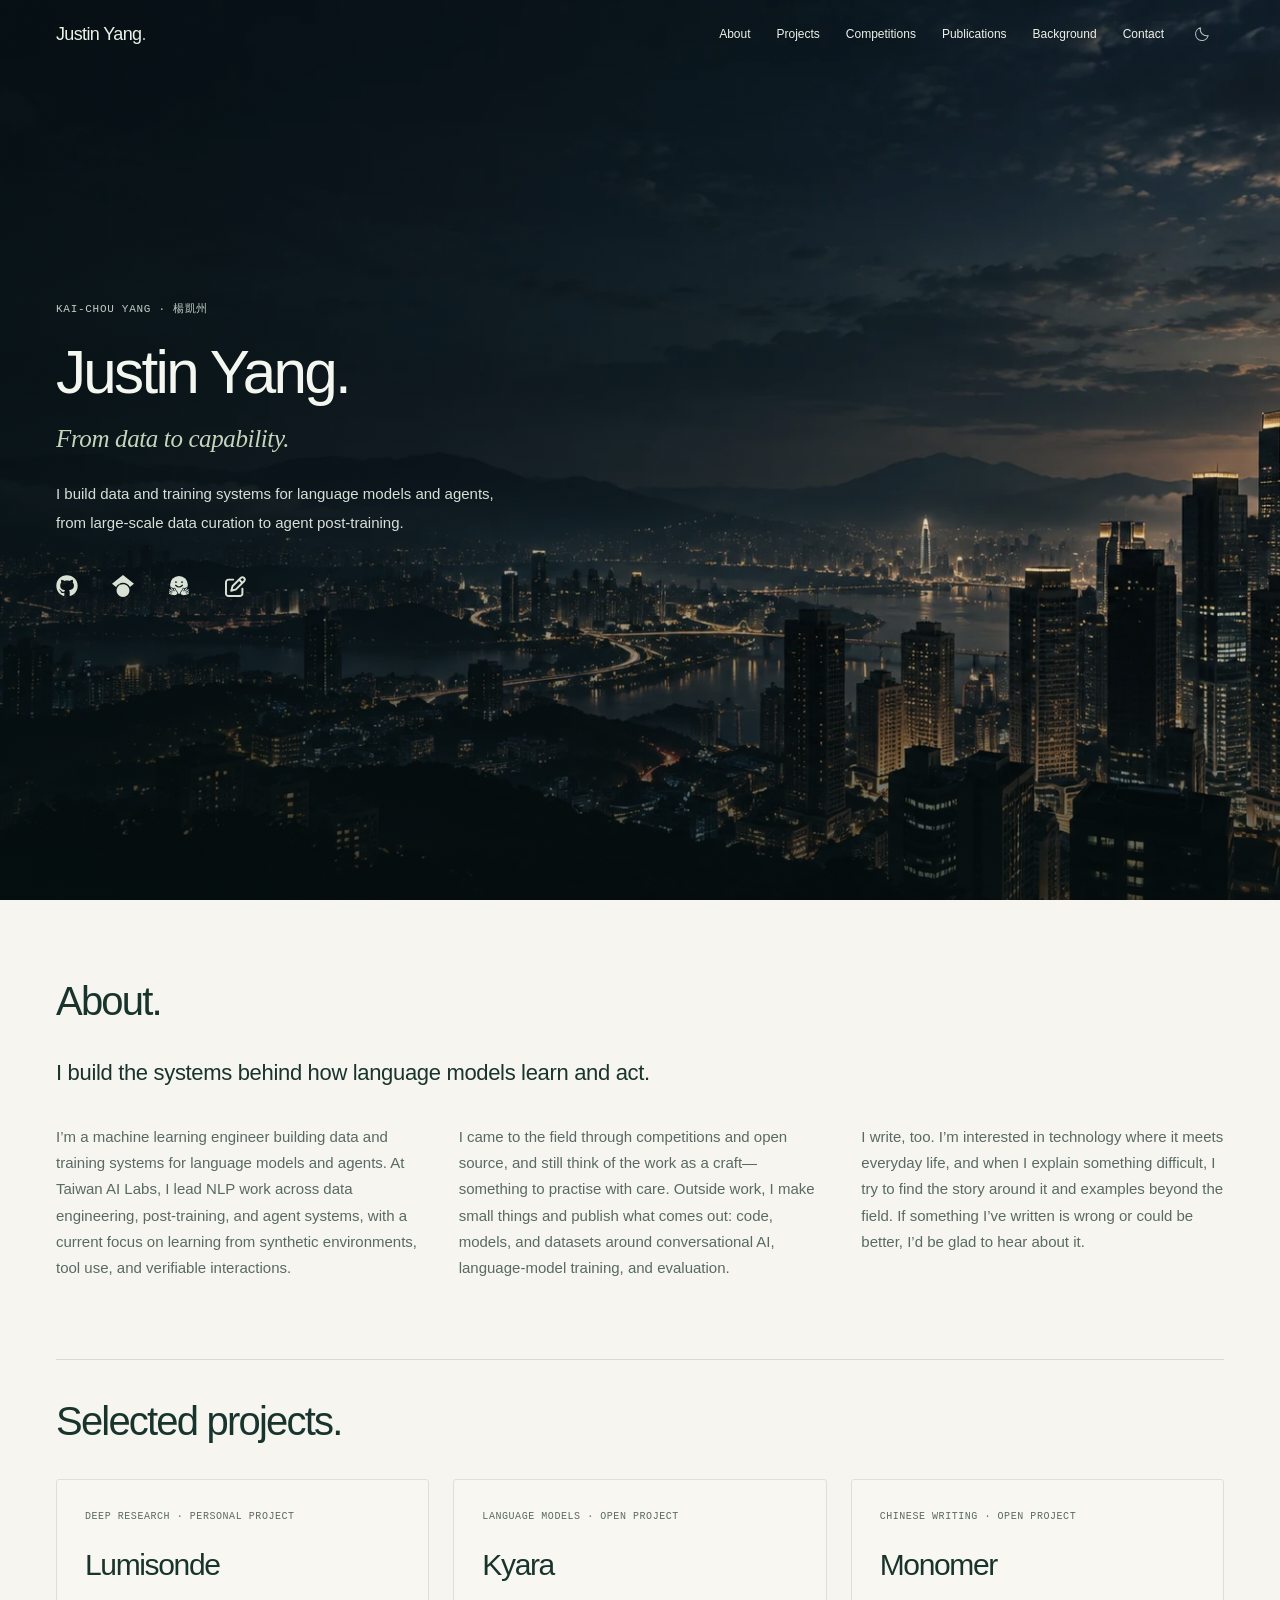
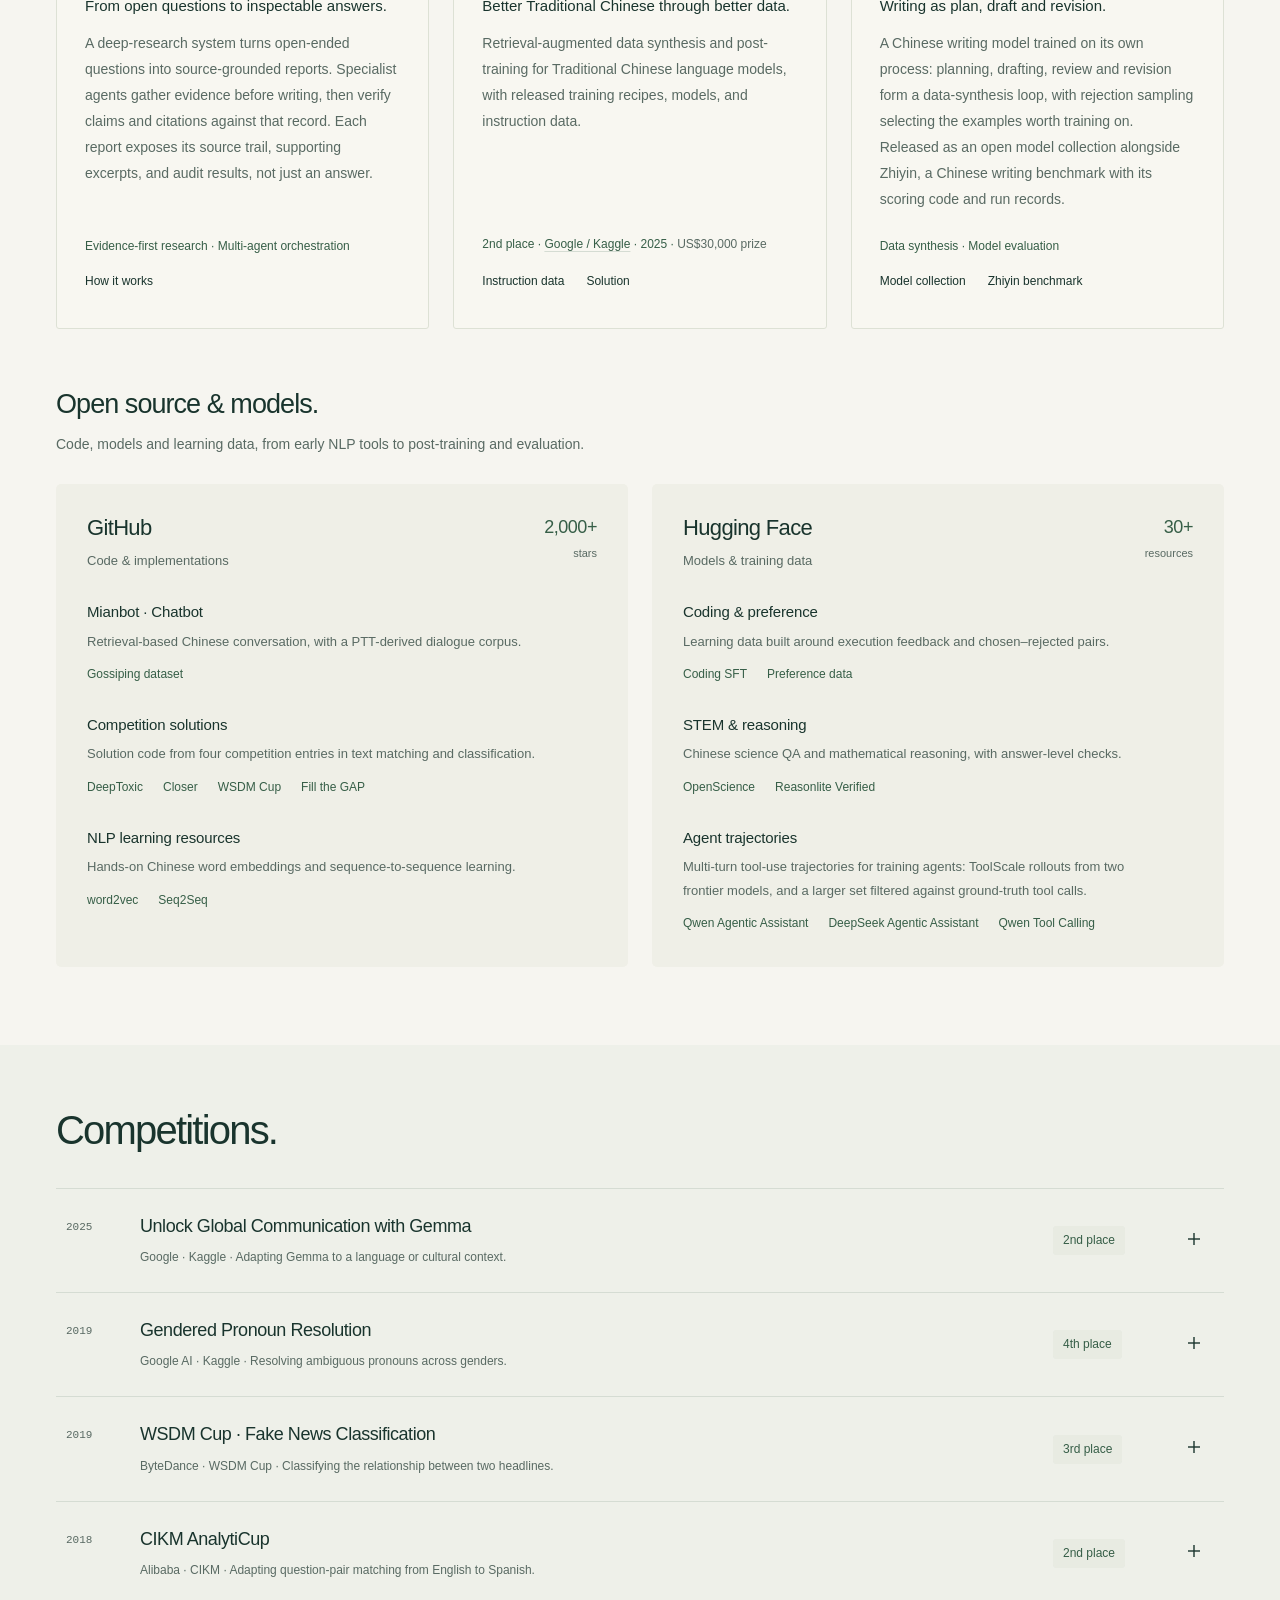
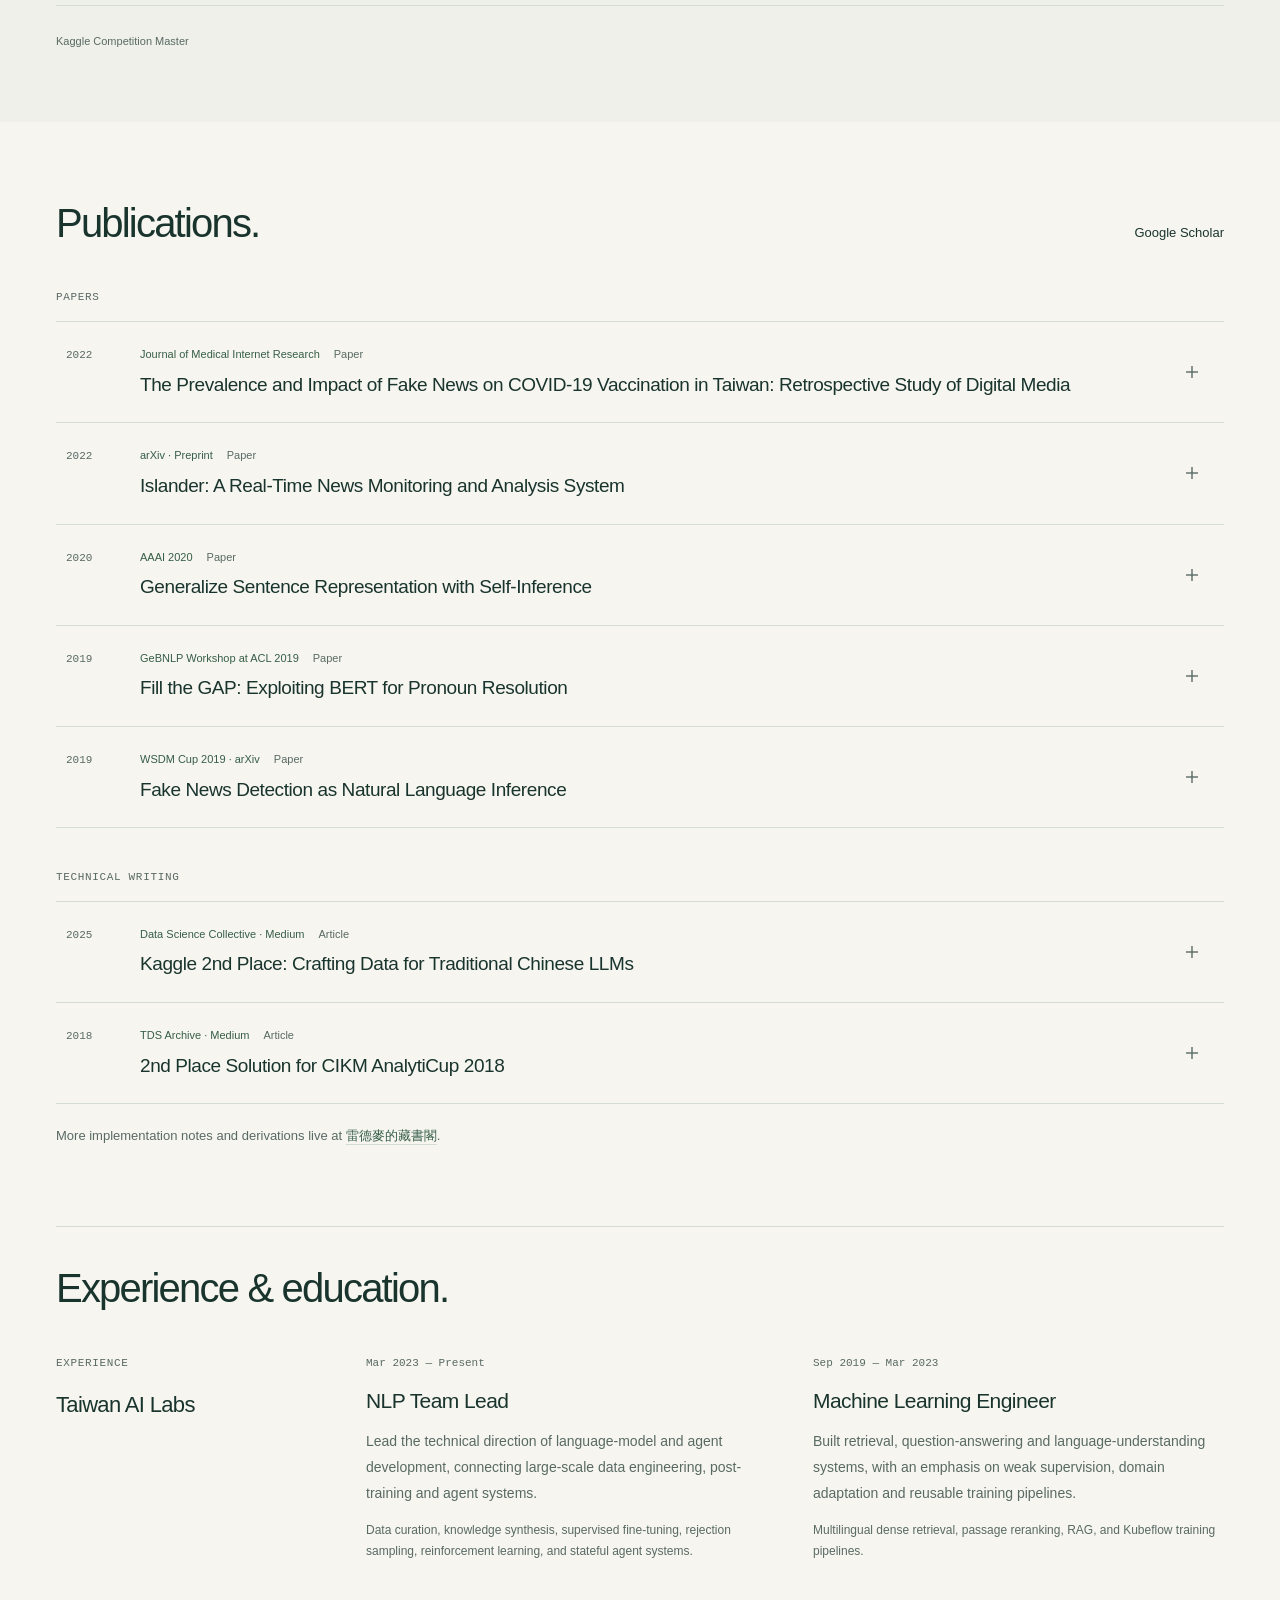
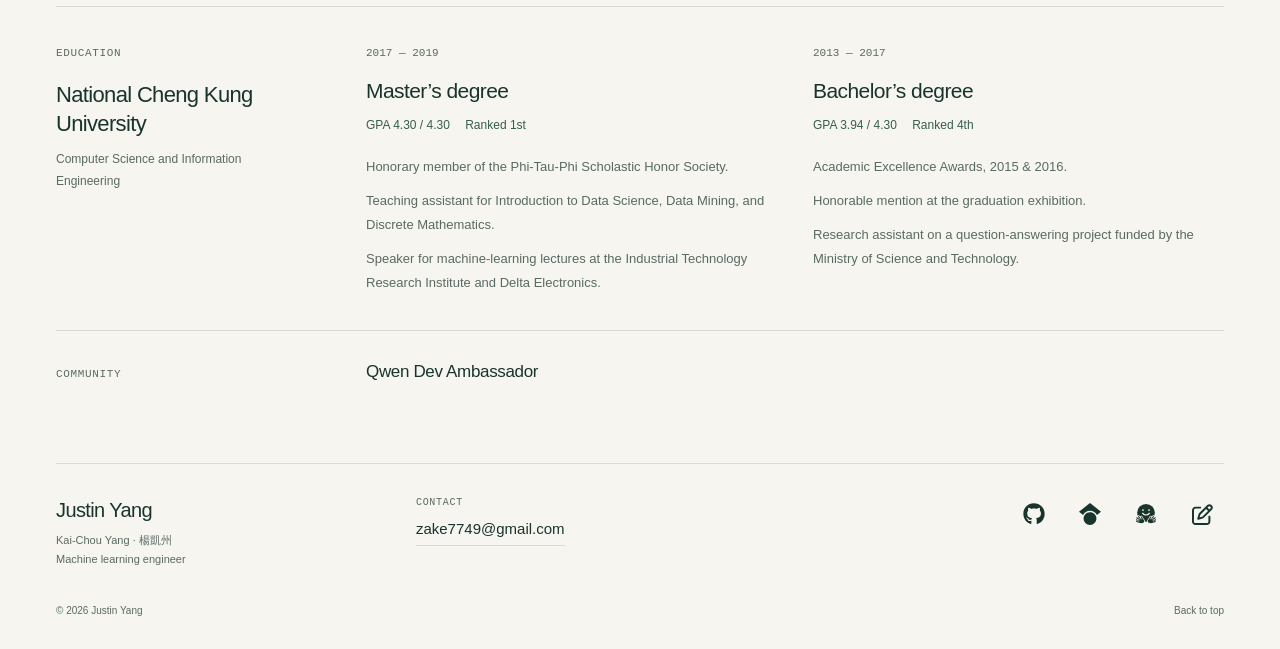
<file: index.html>
<!doctype html>
<html lang="en">
<head>
<meta charset="utf-8">
<meta name="viewport" content="width=device-width,initial-scale=1">
<title>Kai-Chou Yang · Justin Yang — Machine learning engineer</title>
<link rel="canonical" href="https://zake7749.dev/about/">
<link rel="icon" href="favicon.svg" type="image/svg+xml">
<link rel="icon" href="favicon.png" sizes="48x48">
<meta http-equiv="refresh" content="0; url=about/">
<script>location.replace('about/' + location.search + location.hash)</script>
<style>body{margin:0;display:grid;place-items:center;min-height:100vh;background:#f6f5f0;color:#19342d;font:16px/1.7 -apple-system,BlinkMacSystemFont,"Segoe UI",sans-serif}p{margin:0;padding:24px}a{color:#2f5d43}</style>
</head>
<body><p><a href="about/">Continue to the page</a>.</p></body>
</html>
</file>
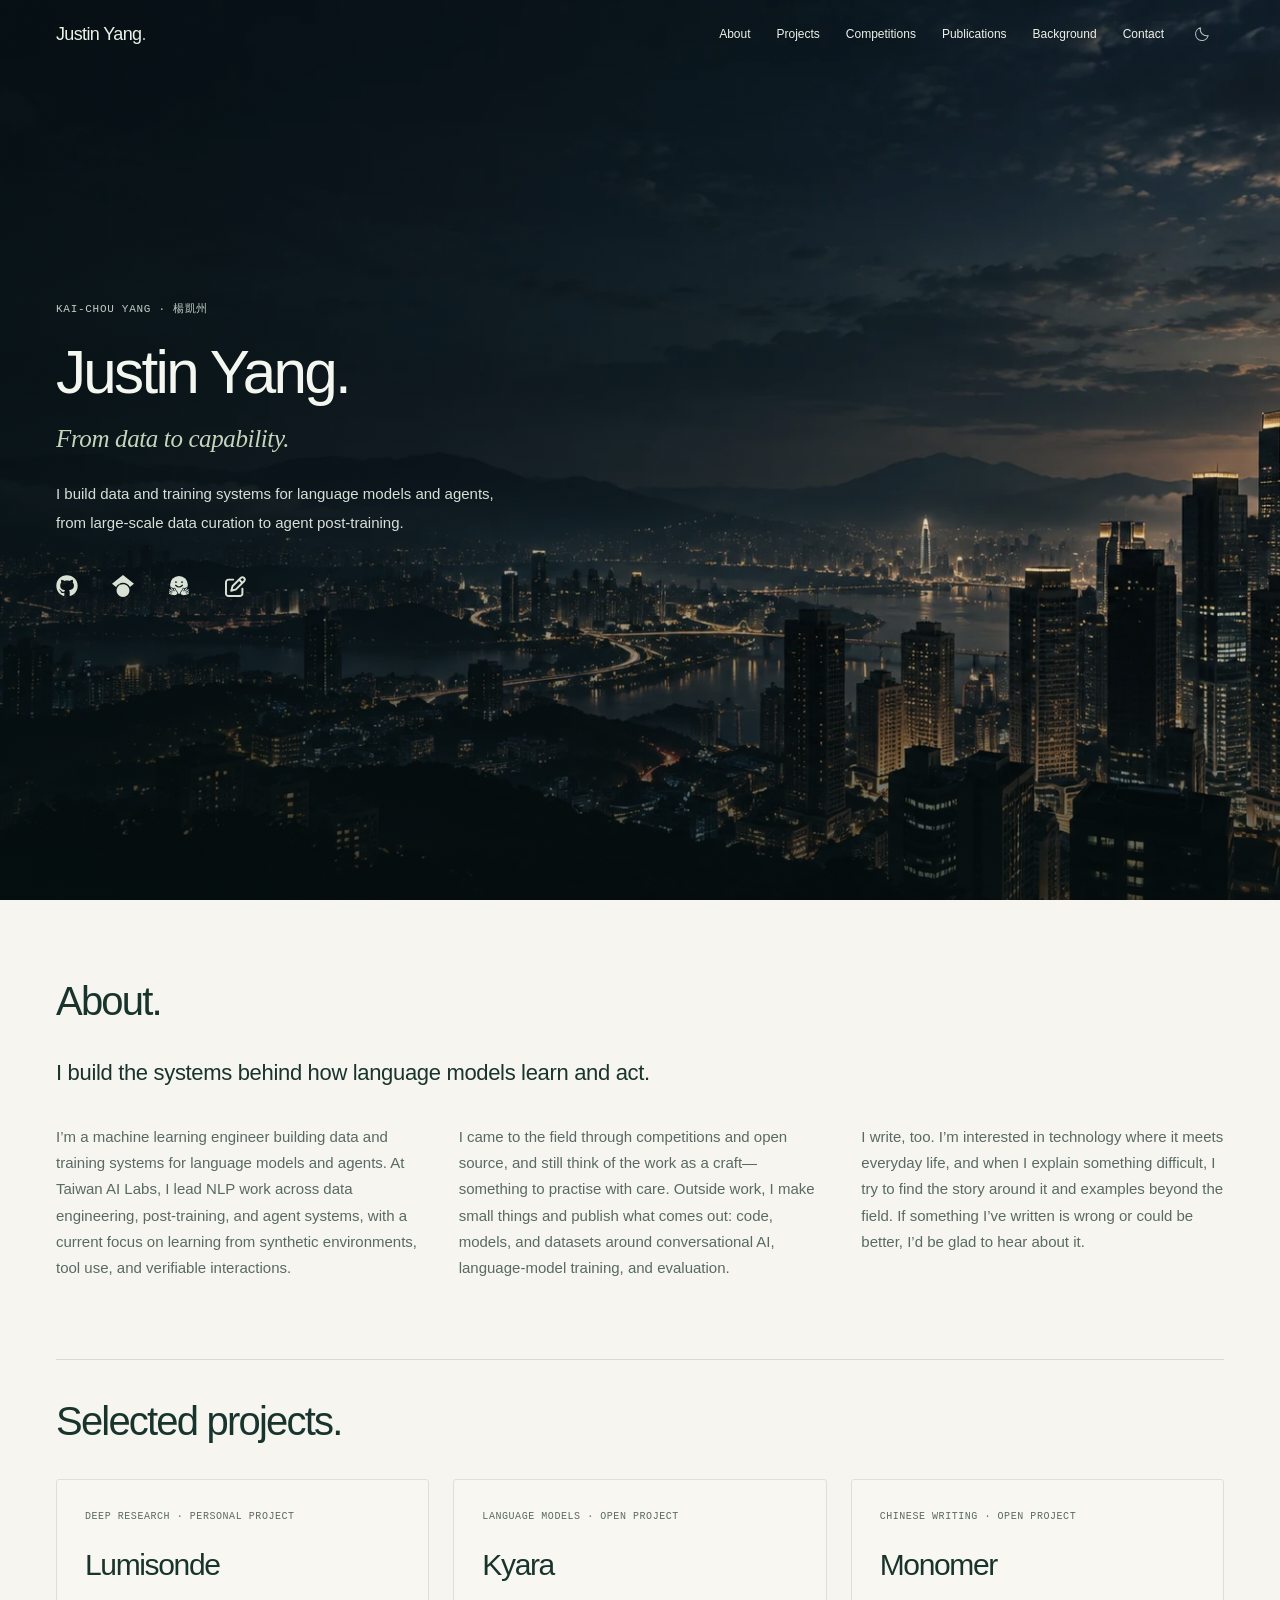
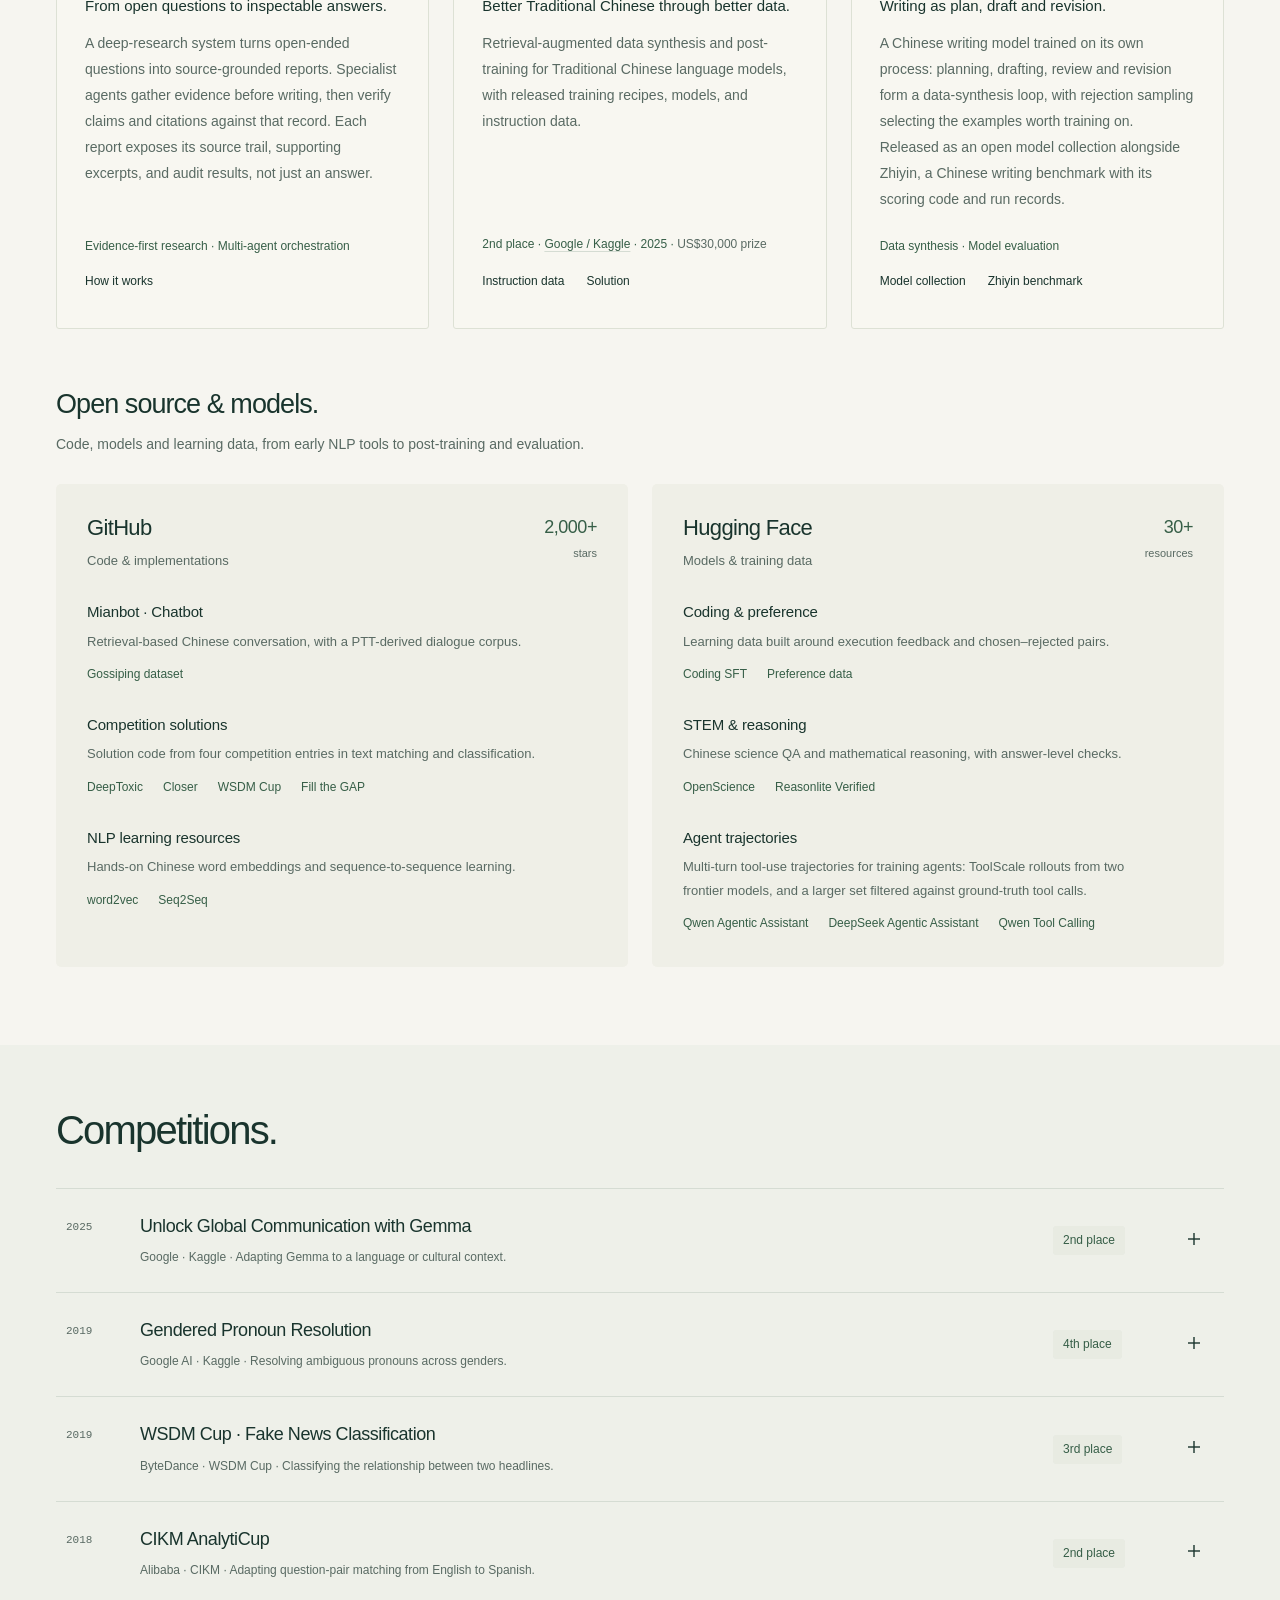
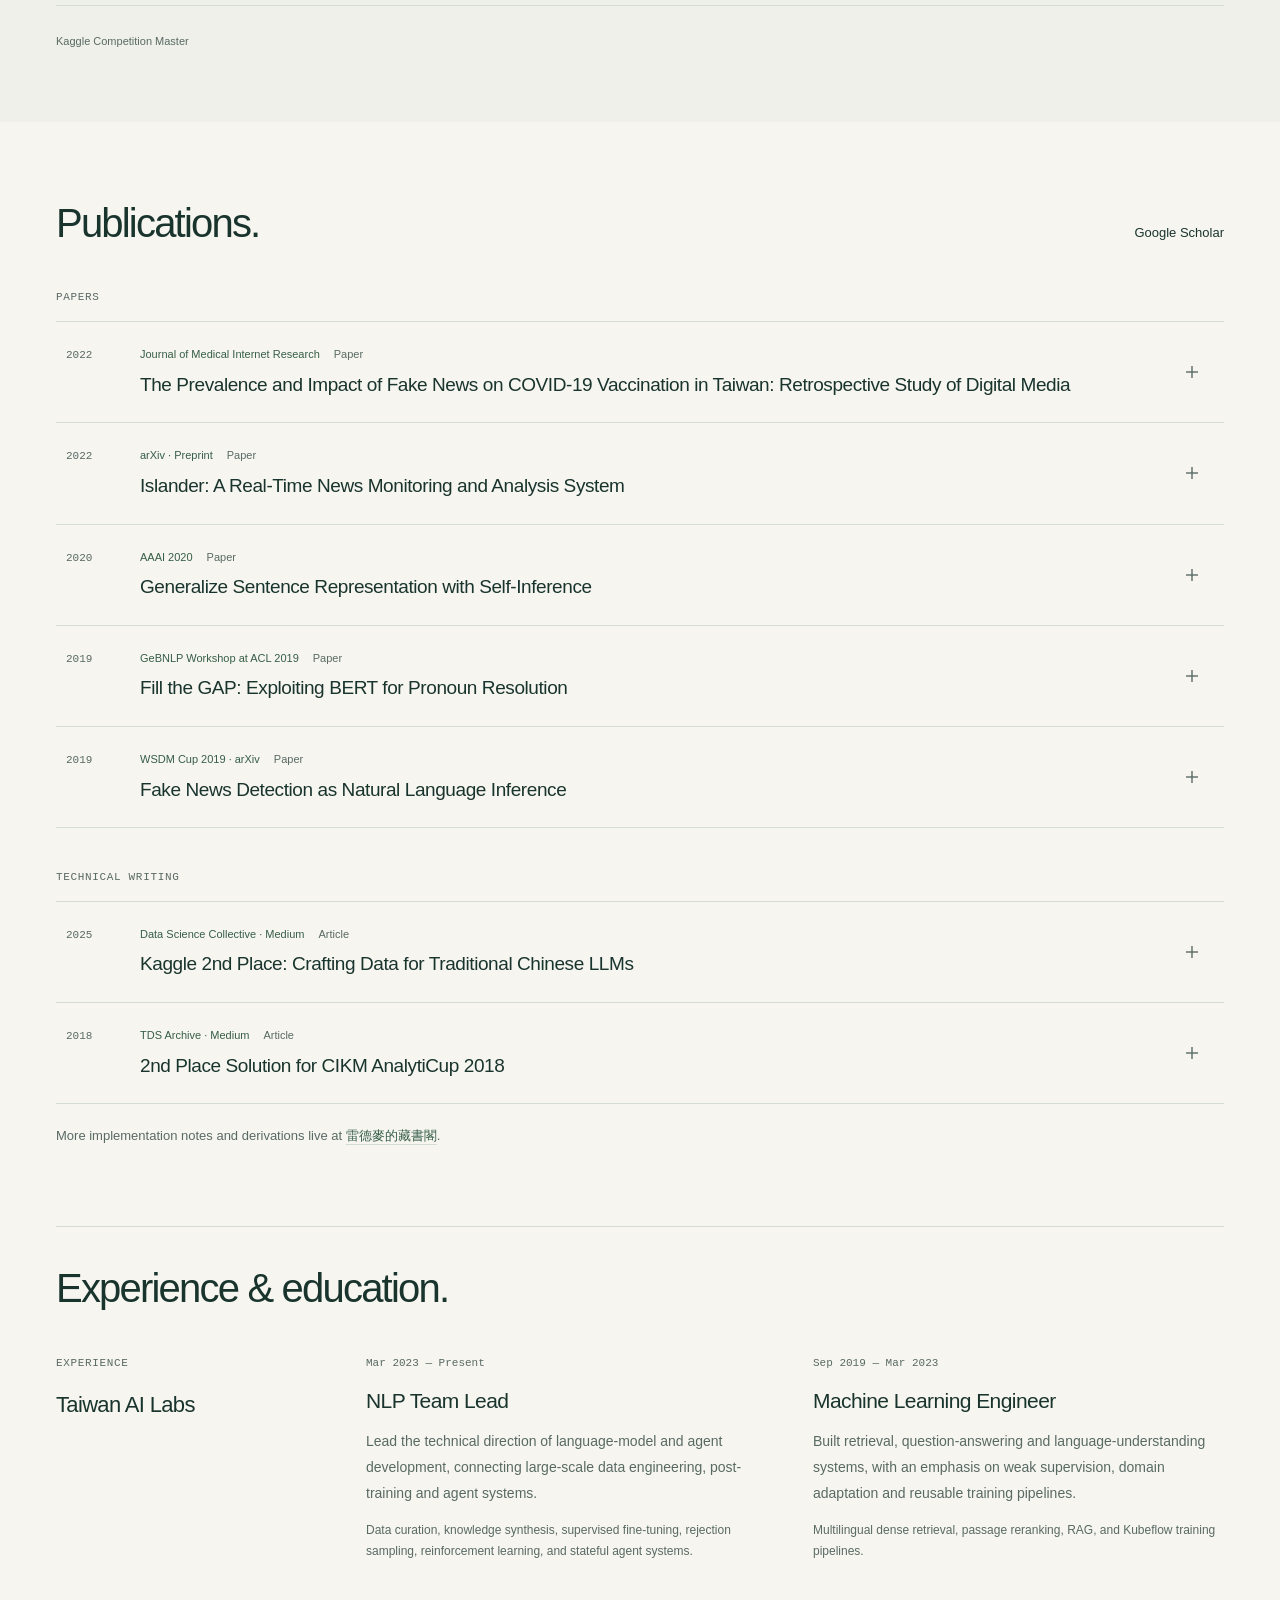
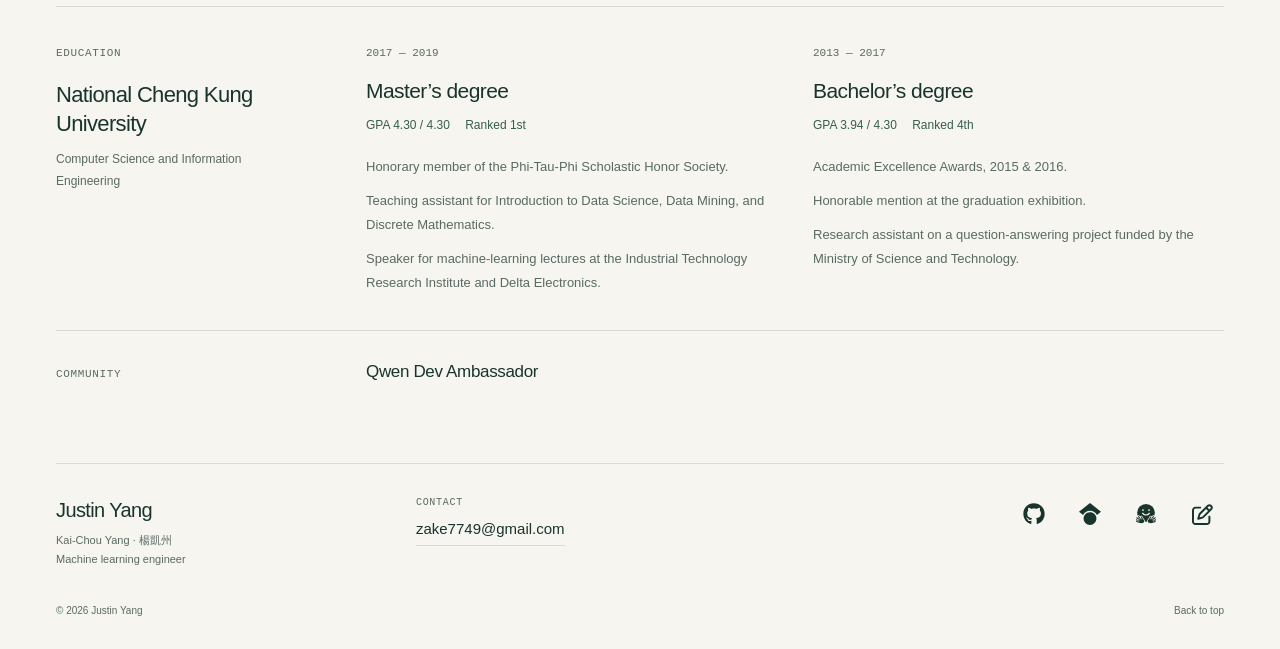
<file: about/index.html>
<!doctype html>
<html lang="en" data-theme="light"><head><meta charset="utf-8"><meta name="viewport" content="width=device-width,initial-scale=1">
<title>Kai-Chou Yang · Justin Yang — Machine learning engineer</title>
<meta name="description" content="Justin Yang (Kai-Chou Yang) builds data and training systems for language models and agents. Projects, publications, competition solutions and background.">
<meta name="author" content="Kai-Chou Yang">
<meta name="theme-color" content="#f6f5f0" data-light="#f6f5f0" data-dark="#111a18">
<link rel="canonical" href="https://zake7749.dev/about/">
<link rel="icon" href="../favicon.svg" type="image/svg+xml">
<link rel="icon" href="../favicon.png" sizes="48x48">
<link rel="apple-touch-icon" href="../apple-touch-icon.png">
<meta property="og:type" content="profile">
<meta property="og:title" content="Kai-Chou Yang · Justin Yang — Machine learning engineer">
<meta property="og:description" content="Justin Yang (Kai-Chou Yang) builds data and training systems for language models and agents. Projects, publications, competition solutions and background.">
<meta property="og:url" content="https://zake7749.dev/about/">
<meta property="og:image" content="https://zake7749.dev/assets/hero-city.webp">
<meta name="twitter:card" content="summary_large_image">
<script>(function(){try{var t=localStorage.getItem('theme');if(t!=='dark'&&t!=='light')t=window.matchMedia('(prefers-color-scheme: dark)').matches?'dark':'light';document.documentElement.setAttribute('data-theme',t);var m=document.querySelector('meta[name="theme-color"]');if(m&&m.dataset[t])m.content=m.dataset[t]}catch(e){}})()</script>
<link rel="stylesheet" href="../css/horizon.css">
<noscript><style>.theme-toggle{display:none!important}</style></noscript></head>
<body id="top"><a class="skip-link" href="#main">Skip to content</a><header class="site-nav over-hero" id="site-header"><div class="nav-surface" aria-hidden="true"></div><div class="shell nav-inner">
      <a class="brand" href="#top" aria-label="Justin Yang — back to top">Justin Yang<span class="brand-period" aria-hidden="true">.</span></a>
      <nav class="desktop-nav" aria-label="Main navigation"><a class="" href="#about"><span>About</span></a><a class="" href="#work"><span>Projects</span></a><a class="" href="#competitions"><span>Competitions</span></a><a class="" href="#publication"><span>Publications</span></a><a class="" href="#background"><span>Background</span></a><a class="" href="#contact"><span>Contact</span></a></nav>
      <div class="nav-tools"><button class="theme-toggle" type="button" data-theme-toggle
      aria-label="Switch to dark theme" title="Switch to dark theme"
      data-label-dark="Switch to dark theme" data-label-light="Switch to light theme">
      <svg class="theme-moon" viewBox="0 0 24 24" width="18" height="18" aria-hidden="true" focusable="false"><path d="M20.2 14.1A8.5 8.5 0 0 1 9.9 3.8 8.5 8.5 0 1 0 20.2 14.1Z"/></svg>
      <svg class="theme-sun" viewBox="0 0 24 24" width="18" height="18" aria-hidden="true" focusable="false"><circle cx="12" cy="12" r="3.6"/><path d="M12 2v2m0 16v2M2 12h2m16 0h2M4.93 4.93l1.42 1.42m11.3 11.3 1.42 1.42m0-14.14-1.42 1.42M6.35 17.65l-1.42 1.42"/></svg>
    </button>
        <details class="mobile-menu"><summary aria-label="Toggle navigation"><span>Menu</span><svg viewBox="0 0 20 20" width="20" height="20" aria-hidden="true"><path d="M3 6h14M3 14h14"/></svg></summary>
          <nav class="mobile-nav" aria-label="Mobile navigation"><a class="" href="#about"><span>About</span></a><a class="" href="#work"><span>Projects</span></a><a class="" href="#competitions"><span>Competitions</span></a><a class="" href="#publication"><span>Publications</span></a><a class="" href="#background"><span>Background</span></a><a class="" href="#contact"><span>Contact</span></a></nav>
        </details>
      </div>
    </div></header><section aria-labelledby="hero-title" class="hero">
      <img class="hero-photo" alt="" width="1672" height="941" src="../assets/hero-city.webp" fetchpriority="high" decoding="async">
      <div class="shell hero-body"><p class="hero-eyebrow">KAI-CHOU YANG · 楊凱州</p>
        <h1 id="hero-title">Justin Yang.</h1>
        <p class="hero-tagline">From data to capability.</p>
        <p class="hero-intro">I build data and training systems for language models and agents, from large-scale data curation to agent post-training.</p>
        <nav class="social-links hero-socials" aria-label="Profiles and blog"><a class="social-link" href="https://github.com/zake7749"
          data-social="github" target="_blank" rel="noopener noreferrer"
          aria-label="GitHub (opens in a new tab)" title="GitHub"><svg aria-hidden="true" focusable="false" fill="currentColor" xmlns="http://www.w3.org/2000/svg" viewBox="0 0 496 512"><!--! Font Awesome Free 6.7.2 by @fontawesome - https://fontawesome.com License - https://fontawesome.com/license/free (Icons: CC BY 4.0, Fonts: SIL OFL 1.1, Code: MIT License) Copyright 2024 Fonticons, Inc. --><path d="M165.9 397.4c0 2-2.3 3.6-5.2 3.6-3.3.3-5.6-1.3-5.6-3.6 0-2 2.3-3.6 5.2-3.6 3-.3 5.6 1.3 5.6 3.6zm-31.1-4.5c-.7 2 1.3 4.3 4.3 4.9 2.6 1 5.6 0 6.2-2s-1.3-4.3-4.3-5.2c-2.6-.7-5.5.3-6.2 2.3zm44.2-1.7c-2.9.7-4.9 2.6-4.6 4.9.3 2 2.9 3.3 5.9 2.6 2.9-.7 4.9-2.6 4.6-4.6-.3-1.9-3-3.2-5.9-2.9zM244.8 8C106.1 8 0 113.3 0 252c0 110.9 69.8 205.8 169.5 239.2 12.8 2.3 17.3-5.6 17.3-12.1 0-6.2-.3-40.4-.3-61.4 0 0-70 15-84.7-29.8 0 0-11.4-29.1-27.8-36.6 0 0-22.9-15.7 1.6-15.4 0 0 24.9 2 38.6 25.8 21.9 38.6 58.6 27.5 72.9 20.9 2.3-16 8.8-27.1 16-33.7-55.9-6.2-112.3-14.3-112.3-110.5 0-27.5 7.6-41.3 23.6-58.9-2.6-6.5-11.1-33.3 2.6-67.9 20.9-6.5 69 27 69 27 20-5.6 41.5-8.5 62.8-8.5s42.8 2.9 62.8 8.5c0 0 48.1-33.6 69-27 13.7 34.7 5.2 61.4 2.6 67.9 16 17.7 25.8 31.5 25.8 58.9 0 96.5-58.9 104.2-114.8 110.5 9.2 7.9 17 22.9 17 46.4 0 33.7-.3 75.4-.3 83.6 0 6.5 4.6 14.4 17.3 12.1C428.2 457.8 496 362.9 496 252 496 113.3 383.5 8 244.8 8zM97.2 352.9c-1.3 1-1 3.3.7 5.2 1.6 1.6 3.9 2.3 5.2 1 1.3-1 1-3.3-.7-5.2-1.6-1.6-3.9-2.3-5.2-1zm-10.8-8.1c-.7 1.3.3 2.9 2.3 3.9 1.6 1 3.6.7 4.3-.7.7-1.3-.3-2.9-2.3-3.9-2-.6-3.6-.3-4.3.7zm32.4 35.6c-1.6 1.3-1 4.3 1.3 6.2 2.3 2.3 5.2 2.6 6.5 1 1.3-1.3.7-4.3-1.3-6.2-2.2-2.3-5.2-2.6-6.5-1zm-11.4-14.7c-1.6 1-1.6 3.6 0 5.9 1.6 2.3 4.3 3.3 5.6 2.3 1.6-1.3 1.6-3.9 0-6.2-1.4-2.3-4-3.3-5.6-2z"/></svg></a><a class="social-link" href="https://scholar.google.com/citations?hl=en&amp;user=mUbKQD4AAAAJ"
          data-social="scholar" target="_blank" rel="noopener noreferrer"
          aria-label="Google Scholar (opens in a new tab)" title="Google Scholar"><svg aria-hidden="true" focusable="false" fill="currentColor" xmlns="http://www.w3.org/2000/svg" viewBox="0 0 512 512"><!--! Font Awesome Free 6.7.2 by @fontawesome - https://fontawesome.com License - https://fontawesome.com/license/free (Icons: CC BY 4.0, Fonts: SIL OFL 1.1, Code: MIT License) Copyright 2024 Fonticons, Inc. --><path d="M390.9 298.5c0 0 0 .1 .1 .1c9.2 19.4 14.4 41.1 14.4 64C405.3 445.1 338.5 512 256 512s-149.3-66.9-149.3-149.3c0-22.9 5.2-44.6 14.4-64h0c1.7-3.6 3.6-7.2 5.6-10.7c4.4-7.6 9.4-14.7 15-21.3c27.4-32.6 68.5-53.3 114.4-53.3c33.6 0 64.6 11.1 89.6 29.9c9.1 6.9 17.4 14.7 24.8 23.5c5.6 6.6 10.6 13.8 15 21.3c2 3.4 3.8 7 5.5 10.5zm26.4-18.8c-30.1-58.4-91-98.4-161.3-98.4s-131.2 40-161.3 98.4L0 202.7 256 0 512 202.7l-94.7 77.1z"/></svg></a><a class="social-link" href="https://huggingface.co/zake7749"
          data-social="huggingface" target="_blank" rel="noopener noreferrer"
          aria-label="Hugging Face (opens in a new tab)" title="Hugging Face"><svg aria-hidden="true" focusable="false" xmlns="http://www.w3.org/2000/svg" viewBox="0 0 95 88"><defs><mask id="hf-social-mask-hero" maskUnits="userSpaceOnUse" x="0" y="0" width="95" height="88"><circle cx="47.5" cy="39.5" r="35" fill="white"/><circle cx="35.5" cy="28.5" r="3.5" fill="black"/><circle cx="59.5" cy="28.5" r="3.5" fill="black"/><path d="M34 41 Q47.5 55 61 41" stroke="black" stroke-width="4.5" fill="none" stroke-linecap="round"/><g fill="white" stroke="black" stroke-width="6" stroke-linejoin="round" paint-order="stroke fill"><path d="M38.6 76.69c2.75-4.04 2.55-7.07-1.22-10.84-3.78-3.77-5.98-9.3-5.98-9.3s-.82-3.2-2.69-2.9c-1.87.3-3.24 5.08.68 8.01 3.91 2.93-.78 4.92-2.29 2.17-1.5-2.75-5.62-9.82-7.76-11.18-2.13-1.35-3.63-.6-3.13 2.2.5 2.79 9.43 9.55 8.56 11-.87 1.47-3.93-1.71-3.93-1.71s-9.57-8.71-11.66-6.44c-2.08 2.27 1.59 4.17 6.8 7.33 5.23 3.16 5.64 4 4.9 5.2-.75 1.2-12.28-8.53-13.36-4.4-1.08 4.11 11.77 5.3 10.98 8.15-.8 2.85-9.06-5.38-10.74-2.18-1.7 3.21 11.65 6.98 11.76 7.01 4.3 1.12 15.25 3.49 19.08-2.12Z"/><path d="M56.33 76.69c-2.75-4.04-2.56-7.07 1.22-10.84 3.77-3.77 5.97-9.3 5.97-9.3s.82-3.2 2.7-2.9c1.86.3 3.23 5.08-.68 8.01-3.92 2.93.78 4.92 2.28 2.17 1.51-2.75 5.63-9.82 7.76-11.18 2.13-1.35 3.64-.6 3.13 2.2-.5 2.79-9.42 9.55-8.55 11 .86 1.47 3.92-1.71 3.92-1.71s9.58-8.71 11.66-6.44c2.08 2.27-1.58 4.17-6.8 7.33-5.23 3.16-5.63 4-4.9 5.2.75 1.2 12.28-8.53 13.36-4.4 1.08 4.11-11.76 5.3-10.97 8.15.8 2.85 9.05-5.38 10.74-2.18 1.69 3.21-11.65 6.98-11.76 7.01-4.31 1.12-15.26 3.49-19.08-2.12Z"/></g></mask></defs><rect width="95" height="88" fill="currentColor" mask="url(#hf-social-mask-hero)"/></svg></a><a class="social-link" href="https://zake7749.github.io/"
          data-social="blog" target="_blank" rel="noopener noreferrer"
          aria-label="Blog (opens in a new tab)" title="Blog"><svg aria-hidden="true" focusable="false" fill="currentColor" xmlns="http://www.w3.org/2000/svg" viewBox="0 0 512 512"><!--! Font Awesome Free 6.7.2 by @fontawesome - https://fontawesome.com License - https://fontawesome.com/license/free (Icons: CC BY 4.0, Fonts: SIL OFL 1.1, Code: MIT License) Copyright 2024 Fonticons, Inc. --><path d="M441 58.9L453.1 71c9.4 9.4 9.4 24.6 0 33.9L424 134.1 377.9 88 407 58.9c9.4-9.4 24.6-9.4 33.9 0zM209.8 256.2L344 121.9 390.1 168 255.8 302.2c-2.9 2.9-6.5 5-10.4 6.1l-58.5 16.7 16.7-58.5c1.1-3.9 3.2-7.5 6.1-10.4zM373.1 25L175.8 222.2c-8.7 8.7-15 19.4-18.3 31.1l-28.6 100c-2.4 8.4-.1 17.4 6.1 23.6s15.2 8.5 23.6 6.1l100-28.6c11.8-3.4 22.5-9.7 31.1-18.3L487 138.9c28.1-28.1 28.1-73.7 0-101.8L474.9 25C446.8-3.1 401.2-3.1 373.1 25zM88 64C39.4 64 0 103.4 0 152L0 424c0 48.6 39.4 88 88 88l272 0c48.6 0 88-39.4 88-88l0-112c0-13.3-10.7-24-24-24s-24 10.7-24 24l0 112c0 22.1-17.9 40-40 40L88 464c-22.1 0-40-17.9-40-40l0-272c0-22.1 17.9-40 40-40l112 0c13.3 0 24-10.7 24-24s-10.7-24-24-24L88 64z"/></svg></a></nav>
      </div></section>
<main id="main"><section class="section about shell" id="about" data-sources="U01 U05 U06 OWNER-2026-09-21-QWEN">
      <div class="about-grid"><h2>About.</h2>
      <div class="about-copy"><p class="about-lead">I build the systems behind how language models learn and act.</p><p>I’m a machine learning engineer building data and training systems for language models and agents. At Taiwan AI Labs, I lead NLP work across data engineering, post-training, and agent systems, with a current focus on learning from synthetic environments, tool use, and verifiable interactions.</p><p>I came to the field through competitions and open source, and still think of the work as a craft—something to practise with care. Outside work, I make small things and publish what comes out: code, models, and datasets around conversational AI, language-model training, and evaluation.</p><p>I write, too. I’m interested in technology where it meets everyday life, and when I explain something difficult, I try to find the story around it and examples beyond the field. If something I’ve written is wrong or could be better, I’d be glad to hear about it.</p></div></div></section><section class="section projects shell" id="work">
      <div class="section-heading"><h2>Selected projects.</h2></div><div class="project-grid" data-count="3"><article class="project-card interactive-card" id="project-lumisonde" data-sources="V3-LUMISONDE-ABOUT V3-LUMISONDE-REPORT OWNER-V3-LUMISONDE">
          <p class="project-category">Deep research · Personal project</p>
          <h3><a class="primary-link" href="https://lumisonde.com/" target="_blank" rel="noopener noreferrer" aria-label="Lumisonde — Website (opens in a new tab)"><span>Lumisonde</span></a></h3><p class="project-subtitle">From open questions to inspectable answers.</p>
          <p class="project-description">A deep-research system turns open-ended questions into source-grounded reports. Specialist agents gather evidence before writing, then verify claims and citations against that record. Each report exposes its source trail, supporting excerpts, and audit results, not just an answer.</p>
          <div class="project-bottom"><p class="project-outcome">Evidence-first research · Multi-agent orchestration</p><div class="links secondary-links"><a class="" href="https://lumisonde.com/about/" target="_blank" rel="noopener noreferrer" aria-label="How it works — Lumisonde (opens in a new tab)"><span>How it works</span></a></div></div>
        </article><article class="project-card interactive-card" id="project-kyara" data-sources="S07 S08 S11 V4-KYARA-ARTICLE V4-GEMMA-OFFICIAL V7_2-GEMMA-RULES OWNER-V7_2-KYARA-PRIZE">
          <p class="project-category">Language models · Open project</p>
          <h3><a class="primary-link" href="https://github.com/zake7749/Kyara" target="_blank" rel="noopener noreferrer" aria-label="Kyara — GitHub (opens in a new tab)"><span>Kyara</span></a></h3><p class="project-subtitle">Better Traditional Chinese through better data.</p>
          <p class="project-description">Retrieval-augmented data synthesis and post-training for Traditional Chinese language models, with released training recipes, models, and instruction data.</p>
          <div class="project-bottom"><p class="project-outcome"><span class="outcome-placement">2nd place</span><span class="outcome-separator" aria-hidden="true"> · </span><a class="project-competition-link" href="https://www.kaggle.com/competitions/gemma-language-tuning" target="_blank" rel="noopener noreferrer" aria-label="Google / Kaggle — Official competition: Unlock Global Communication with Gemma (opens in a new tab)"><span>Google / Kaggle</span></a><span class="outcome-separator" aria-hidden="true"> · </span><span class="outcome-year">2025</span><span class="outcome-separator" aria-hidden="true"> · </span><span class="project-prize" aria-label="Competition-entry prize: 30,000 US dollars">US$30,000 prize</span></p><div class="links secondary-links"><a class="" href="https://huggingface.co/datasets/zake7749/kyara-chinese-instruct-1M" target="_blank" rel="noopener noreferrer" aria-label="Instruction data — Kyara (opens in a new tab)"><span>Instruction data</span></a><a class="" href="https://medium.com/data-science-collective/kaggle-2nd-place-crafting-data-for-llm-success-09b4fd71d037" target="_blank" rel="noopener noreferrer" aria-label="Solution — Kyara (opens in a new tab)"><span>Solution</span></a></div></div>
        </article><article class="project-card interactive-card" id="project-monomer" data-sources="V5-MONOMER S20 S21 V6-MONOMER">
          <p class="project-category">Chinese writing · Open project</p>
          <h3><a class="primary-link" href="https://github.com/zake7749/Monomer" target="_blank" rel="noopener noreferrer" aria-label="Monomer — GitHub (opens in a new tab)"><span>Monomer</span></a></h3><p class="project-subtitle">Writing as plan, draft and revision.</p>
          <p class="project-description">A Chinese writing model trained on its own process: planning, drafting, review and revision form a data-synthesis loop, with rejection sampling selecting the examples worth training on. Released as an open model collection alongside Zhiyin, a Chinese writing benchmark with its scoring code and run records.</p>
          <div class="project-bottom"><p class="project-outcome">Data synthesis · Model evaluation</p><div class="links secondary-links"><a class="" href="https://huggingface.co/collections/zake7749/monomer" target="_blank" rel="noopener noreferrer" aria-label="Model collection — Monomer (opens in a new tab)"><span>Model collection</span></a><a class="" href="https://github.com/zake7749/Chinese-Writing-Bench" target="_blank" rel="noopener noreferrer" aria-label="Zhiyin benchmark — Monomer (opens in a new tab)"><span>Zhiyin benchmark</span></a></div></div>
        </article></div>
      <section class="open-source" id="open-source" aria-labelledby="open-source-title" data-sources="V5-GITHUB-PROFILE V5-HF-PROFILE U01 V6-HF-PROFILE">
      <div class="open-source-heading"><div><h3 id="open-source-title">Open source &amp; models.</h3><p>Code, models and learning data, from early NLP tools to post-training and evaluation.</p></div></div>
      <div class="platform-grid"><section class="platform-panel" data-platform="github" aria-labelledby="platform-github">
          <div class="platform-heading"><div class="platform-identity"><h4 id="platform-github"><a class="platform-link" href="https://github.com/zake7749" target="_blank" rel="noopener noreferrer" aria-label="GitHub — Code &amp; implementations (opens in a new tab)"><span>GitHub</span></a></h4><p>Code &amp; implementations</p></div>
            <div class="platform-stats" aria-label="GitHub — public profile"><div class="platform-stat" data-metric="github-stars" title="Across my public repositories. Conservative lower bound; profile observed 22 September 2026." data-sources="V5-GITHUB-PROFILE">
          <span class="stat-value">2,000+</span><span class="stat-label">stars</span></div></div></div>
          <div class="resource-list"><article class="resource-item" data-resource-id="mianbot" data-sources="V5-MIANBOT V5-GOSSIPING">
              <h5><a class="resource-title" href="https://github.com/zake7749/Chatbot" target="_blank" rel="noopener noreferrer" aria-label="Mianbot · Chatbot — Code (opens in a new tab)"><span>Mianbot · Chatbot</span></a></h5><p>Retrieval-based Chinese conversation, with a PTT-derived dialogue corpus.</p><div class="links resource-actions"><a class="" href="https://github.com/zake7749/Gossiping-Chinese-Corpus" target="_blank" rel="noopener noreferrer" aria-label="Gossiping dataset — Mianbot · Chatbot (opens in a new tab)"><span>Gossiping dataset</span></a></div></article><article class="resource-item" data-resource-id="competition-solutions" data-sources="S32 R03 S33 S34">
              <h5>Competition solutions</h5><p>Solution code from four competition entries in text matching and classification.</p><div class="links resource-actions"><a class="" href="https://github.com/zake7749/DeepToxic" target="_blank" rel="noopener noreferrer" aria-label="DeepToxic — Competition solutions (opens in a new tab)"><span>DeepToxic</span></a><a class="" href="https://github.com/zake7749/CIKM-AnalytiCup-2018" target="_blank" rel="noopener noreferrer" aria-label="Closer — Competition solutions (opens in a new tab)"><span>Closer</span></a><a class="" href="https://github.com/zake7749/WSDM-Cup-2019" target="_blank" rel="noopener noreferrer" aria-label="WSDM Cup — Competition solutions (opens in a new tab)"><span>WSDM Cup</span></a><a class="" href="https://github.com/zake7749/Fill-the-GAP" target="_blank" rel="noopener noreferrer" aria-label="Fill the GAP — Competition solutions (opens in a new tab)"><span>Fill the GAP</span></a></div></article><article class="resource-item" data-resource-id="nlp-tutorials" data-sources="S36 V3-GITHUB-PROFILE V3-WORD2VEC">
              <h5><a class="resource-title" href="https://github.com/zake7749/word2vec-tutorial" target="_blank" rel="noopener noreferrer" aria-label="NLP learning resources — word2vec (opens in a new tab)"><span>NLP learning resources</span></a></h5><p>Hands-on Chinese word embeddings and sequence-to-sequence learning.</p><div class="links resource-actions"><a class="" href="https://github.com/zake7749/word2vec-tutorial" target="_blank" rel="noopener noreferrer" aria-label="word2vec — NLP learning resources (opens in a new tab)"><span>word2vec</span></a><a class="" href="https://github.com/zake7749/Sequence-to-Sequence-101" target="_blank" rel="noopener noreferrer" aria-label="Seq2Seq — NLP learning resources (opens in a new tab)"><span>Seq2Seq</span></a></div></article></div></section><section class="platform-panel" data-platform="hugging-face" aria-labelledby="platform-hugging-face">
          <div class="platform-heading"><div class="platform-identity"><h4 id="platform-hugging-face"><a class="platform-link" href="https://huggingface.co/zake7749" target="_blank" rel="noopener noreferrer" aria-label="Hugging Face — Models &amp; training data (opens in a new tab)"><span>Hugging Face</span></a></h4><p>Models &amp; training data</p></div>
            <div class="platform-stats" aria-label="Hugging Face — public profile"><div class="platform-stat" data-metric="hf-resources" title="Public model and dataset repositories on my Hugging Face profile. Static lower bound, reviewed September 2026; not downloads or unique examples." data-sources="V6-HF-PROFILE">
          <span class="stat-value">30+</span><span class="stat-label">resources</span></div></div></div>
          <div class="resource-list"><article class="resource-item" data-resource-id="learning-data" data-sources="S12 S16 S17 S18">
              <h5><a class="resource-title" href="https://huggingface.co/datasets/zake7749/Qwen3-Coder-Next-Open-Code-SFT" target="_blank" rel="noopener noreferrer" aria-label="Coding &amp; preference — Coding SFT (opens in a new tab)"><span>Coding &amp; preference</span></a></h5><p>Learning data built around execution feedback and chosen–rejected pairs.</p><div class="links resource-actions"><a class="" href="https://huggingface.co/datasets/zake7749/Qwen3-Coder-Next-Open-Code-SFT" target="_blank" rel="noopener noreferrer" aria-label="Coding SFT — Coding &amp; preference (opens in a new tab)"><span>Coding SFT</span></a><a class="" href="https://huggingface.co/datasets/zake7749/Qwen3-Coder-Next-OpenCode-Preference" target="_blank" rel="noopener noreferrer" aria-label="Preference data — Coding &amp; preference (opens in a new tab)"><span>Preference data</span></a></div></article><article class="resource-item" data-resource-id="stem-reasoning" data-sources="V5-OPENSCIENCE V5-REASONLITE">
              <h5><a class="resource-title" href="https://huggingface.co/datasets/zake7749/OpenScience-Chinese-Reasoning-SFT" target="_blank" rel="noopener noreferrer" aria-label="STEM &amp; reasoning — OpenScience Chinese reasoning data (opens in a new tab)"><span>STEM &amp; reasoning</span></a></h5><p>Chinese science QA and mathematical reasoning, with answer-level checks.</p><div class="links resource-actions"><a class="" href="https://huggingface.co/datasets/zake7749/OpenScience-Chinese-Reasoning-SFT" target="_blank" rel="noopener noreferrer" aria-label="OpenScience — STEM &amp; reasoning (opens in a new tab)"><span>OpenScience</span></a><a class="" href="https://huggingface.co/datasets/zake7749/Qwen-3.5-Reasonlite-Verified" target="_blank" rel="noopener noreferrer" aria-label="Reasonlite Verified — STEM &amp; reasoning (opens in a new tab)"><span>Reasonlite Verified</span></a></div></article><article class="resource-item" data-resource-id="trajectories" data-sources="S13 S14">
              <h5><a class="resource-title" href="https://huggingface.co/datasets/zake7749/Qwen-3.6-plus-agent-tool-calling-trajectory" target="_blank" rel="noopener noreferrer" aria-label="Agent trajectories — Qwen trajectories (opens in a new tab)"><span>Agent trajectories</span></a></h5><p>Multi-turn tool-use trajectories for training agents: ToolScale rollouts from two frontier models, and a larger set filtered against ground-truth tool calls.</p><div class="links resource-actions"><a class="" href="https://huggingface.co/datasets/zake7749/Qwen-3.6-plus-agent-tool-calling-trajectory" target="_blank" rel="noopener noreferrer" aria-label="Qwen Agentic Assistant — Agent trajectories (opens in a new tab)"><span>Qwen Agentic Assistant</span></a><a class="" href="https://huggingface.co/datasets/zake7749/deepseek-v4-pro-agent-tool-calling-trajectory" target="_blank" rel="noopener noreferrer" aria-label="DeepSeek Agentic Assistant — Agent trajectories (opens in a new tab)"><span>DeepSeek Agentic Assistant</span></a><a class="" href="https://huggingface.co/datasets/zake7749/Qwen3.6-35B-A3B-Tool-Calling" target="_blank" rel="noopener noreferrer" aria-label="Qwen Tool Calling — Agent trajectories (opens in a new tab)"><span>Qwen Tool Calling</span></a></div></article></div></section></div></section></section><section class="section recognition-section" id="competitions"><div class="shell">
      <div class="section-heading"><h2>Competitions.</h2></div><div class="competition-list"><article class="competition" id="competition-gemma-2025" data-sources="S07 S11 U01 V4-GEMMA-OFFICIAL V4-KYARA-ARTICLE">
          <div class="competition-summary">
            <span class="competition-year">2025</span>
            <div class="competition-copy"><h3 id="competition-title-gemma-2025"><a class="competition-title" href="https://www.kaggle.com/competitions/gemma-language-tuning" target="_blank" rel="noopener noreferrer" aria-label="Unlock Global Communication with Gemma — Official competition: Unlock Global Communication with Gemma (opens in a new tab)"><span>Unlock Global Communication with Gemma</span></a></h3>
              <p>Google · Kaggle<span class="separator" aria-hidden="true"> · </span>Adapting Gemma to a language or cultural context.</p></div>
            <span class="result-label">2nd place</span>
            <button class="competition-toggle" type="button" aria-expanded="true" aria-controls="competition-detail-gemma-2025" aria-label="Task and solution — Unlock Global Communication with Gemma"><svg class="plus" viewBox="0 0 20 20" width="20" height="20" aria-hidden="true"><path d="M4 10h12"/><path class="plus-vertical" d="M10 4v12"/></svg></button>
          </div>
          <div class="competition-detail" id="competition-detail-gemma-2025" role="region" aria-labelledby="competition-title-gemma-2025">
            <div class="detail-task"><h4>The task</h4><p>Create a Gemma 2 model variant for a specific language or cultural context, with a clear, reproducible account of the tuning approach.</p></div>
            <div class="detail-solution"><h4>The solution <span>· Kyara</span></h4><p>Kyara focuses on Traditional Chinese: retrieval-grounded instruction synthesis, translation and rewriting, followed by supervised fine-tuning and preference optimization. The work includes released models, training recipes, and instruction and preference datasets.</p><div class="links "><a class="" href="https://github.com/zake7749/Kyara" target="_blank" rel="noopener noreferrer" aria-label="GitHub — Unlock Global Communication with Gemma (opens in a new tab)"><span>GitHub</span></a><a class="" href="https://medium.com/data-science-collective/kaggle-2nd-place-crafting-data-for-llm-success-09b4fd71d037" target="_blank" rel="noopener noreferrer" aria-label="Solution — Unlock Global Communication with Gemma (opens in a new tab)"><span>Solution</span></a><a class="" href="https://huggingface.co/datasets/zake7749/kyara-chinese-instruct-1M" target="_blank" rel="noopener noreferrer" aria-label="Instruction data — Unlock Global Communication with Gemma (opens in a new tab)"><span>Instruction data</span></a></div></div>
          </div></article><article class="competition" id="competition-gap-2019" data-sources="S26 R03 V4-GAP-OFFICIAL V4-GAP-PAPER">
          <div class="competition-summary">
            <span class="competition-year">2019</span>
            <div class="competition-copy"><h3 id="competition-title-gap-2019"><a class="competition-title" href="https://www.kaggle.com/competitions/gendered-pronoun-resolution" target="_blank" rel="noopener noreferrer" aria-label="Gendered Pronoun Resolution — Official competition: Gendered Pronoun Resolution (opens in a new tab)"><span>Gendered Pronoun Resolution</span></a></h3>
              <p>Google AI · Kaggle<span class="separator" aria-hidden="true"> · </span>Resolving ambiguous pronouns across genders.</p></div>
            <span class="result-label">4th place</span>
            <button class="competition-toggle" type="button" aria-expanded="true" aria-controls="competition-detail-gap-2019" aria-label="Task and solution — Gendered Pronoun Resolution"><svg class="plus" viewBox="0 0 20 20" width="20" height="20" aria-hidden="true"><path d="M4 10h12"/><path class="plus-vertical" d="M10 4v12"/></svg></button>
          </div>
          <div class="competition-detail" id="competition-detail-gap-2019" role="region" aria-labelledby="competition-title-gap-2019">
            <div class="detail-task"><h4>The task</h4><p>Given a passage, an ambiguous pronoun and two candidate entities, predict A, B or neither. The challenge evaluates pronoun resolution across genders using multiclass log loss.</p></div>
            <div class="detail-solution"><h4>The solution <span>· Fill the GAP</span></h4><p>Fill the GAP combines BERT representations in an interaction-based ensemble, with analysis of which layers and features best resolve the reference. The entry reached fourth place without data augmentation.</p><div class="links "><a class="" href="https://github.com/zake7749/Fill-the-GAP" target="_blank" rel="noopener noreferrer" aria-label="GitHub — Gendered Pronoun Resolution (opens in a new tab)"><span>GitHub</span></a><a class="" href="https://aclanthology.org/W19-3815/" target="_blank" rel="noopener noreferrer" aria-label="Paper — Gendered Pronoun Resolution (opens in a new tab)"><span>Paper</span></a></div></div>
          </div></article><article class="competition" id="competition-wsdm-2019" data-sources="S27 S28 R04 OWNER-V3-LINKS V3-WSDM-REPO V4-WSDM-OFFICIAL V4-WSDM-DATA V4-WSDM-PAPER V4-WSDM-OVERVIEW">
          <div class="competition-summary">
            <span class="competition-year">2019</span>
            <div class="competition-copy"><h3 id="competition-title-wsdm-2019"><a class="competition-title" href="https://www.kaggle.com/competitions/fake-news-pair-classification-challenge" target="_blank" rel="noopener noreferrer" aria-label="WSDM Cup · Fake News Classification — Official competition: WSDM Cup · Fake News Classification (opens in a new tab)"><span>WSDM Cup · Fake News Classification</span></a></h3>
              <p>ByteDance · WSDM Cup<span class="separator" aria-hidden="true"> · </span>Classifying the relationship between two headlines.</p></div>
            <span class="result-label">3rd place</span>
            <button class="competition-toggle" type="button" aria-expanded="true" aria-controls="competition-detail-wsdm-2019" aria-label="Task and solution — WSDM Cup · Fake News Classification"><svg class="plus" viewBox="0 0 20 20" width="20" height="20" aria-hidden="true"><path d="M4 10h12"/><path class="plus-vertical" d="M10 4v12"/></svg></button>
          </div>
          <div class="competition-detail" id="competition-detail-wsdm-2019" role="region" aria-labelledby="competition-title-wsdm-2019">
            <div class="detail-task"><h4>The task</h4><p>Given a known fake-news headline A and a new headline B, classify their relation: agreed, disagreed or unrelated. The task compares headline pairs against a known claim, rather than judging an isolated article as true or false.</p></div>
            <div class="detail-solution"><h4>The solution <span>· NLI Transfer</span></h4><p>NLI Transfer treats the task as natural language inference. It combines NLI models and BERT, retrains with noisy labels in two stages, and uses transitivity relations to resolve selected test pairs.</p><div class="links "><a class="" href="https://github.com/zake7749/WSDM-Cup-2019" target="_blank" rel="noopener noreferrer" aria-label="Code — WSDM Cup · Fake News Classification (opens in a new tab)"><span>Code</span></a><a class="" href="https://arxiv.org/abs/1907.07347" target="_blank" rel="noopener noreferrer" aria-label="Paper — WSDM Cup · Fake News Classification (opens in a new tab)"><span>Paper</span></a><a class="" href="https://docs.google.com/presentation/d/1RFKX6dJT4-MdwvKA2gglTXy1VJumkVDHU-USJpGDllc/edit?slide=id.p1#slide=id.p1" target="_blank" rel="noopener noreferrer" aria-label="Slides — WSDM Cup · Fake News Classification (opens in a new tab)"><span>Slides</span></a></div></div>
          </div></article><article class="competition" id="competition-cikm-2018" data-sources="S01 R02 OWNER-V3-LINKS V4-CIKM-OFFICIAL V4-CIKM-ARTICLE">
          <div class="competition-summary">
            <span class="competition-year">2018</span>
            <div class="competition-copy"><h3 id="competition-title-cikm-2018"><a class="competition-title" href="https://tianchi.aliyun.com/markets/tianchi/CIKM2018" target="_blank" rel="noopener noreferrer" aria-label="CIKM AnalytiCup — Official competition: CIKM AnalytiCup (opens in a new tab)"><span>CIKM AnalytiCup</span></a></h3>
              <p>Alibaba · CIKM<span class="separator" aria-hidden="true"> · </span>Adapting question-pair matching from English to Spanish.</p></div>
            <span class="result-label">2nd place</span>
            <button class="competition-toggle" type="button" aria-expanded="true" aria-controls="competition-detail-cikm-2018" aria-label="Task and solution — CIKM AnalytiCup"><svg class="plus" viewBox="0 0 20 20" width="20" height="20" aria-hidden="true"><path d="M4 10h12"/><path class="plus-vertical" d="M10 4v12"/></svg></button>
          </div>
          <div class="competition-detail" id="competition-detail-cikm-2018" role="region" aria-labelledby="competition-title-cikm-2018">
            <div class="detail-task"><h4>The task</h4><p>Determine whether two questions have the same meaning in Spanish, using English as the source language for adaptation. The challenge focuses on short-text semantic matching under limited target-language supervision.</p></div>
            <div class="detail-solution"><h4>The solution <span>· Closer</span></h4><p>Closer ensembles symmetric attention, recurrent and convolutional matching models with word-, character- and statistical features. A second stage fine-tunes on soft labels, then stacks the predictions to improve generalization.</p><div class="links "><a class="" href="https://github.com/zake7749/CIKM-AnalytiCup-2018" target="_blank" rel="noopener noreferrer" aria-label="GitHub — CIKM AnalytiCup (opens in a new tab)"><span>GitHub</span></a><a class="" href="https://medium.com/data-science/simtext-2nd-solution-for-cikm-analyticup-2018-b3347e026e67" target="_blank" rel="noopener noreferrer" aria-label="Solution — CIKM AnalytiCup (opens in a new tab)"><span>Solution</span></a><a class="" href="https://docs.google.com/presentation/d/1m-xFTHESikD-6iCMGf8AsNTPa1trB8_2VHhr8edHg0A/edit?slide=id.p1#slide=id.p1" target="_blank" rel="noopener noreferrer" aria-label="Slides — CIKM AnalytiCup (opens in a new tab)"><span>Slides</span></a></div></div>
          </div></article></div>
      <div class="other-honors" aria-label="Competition recognition"><a class="" href="https://www.kaggle.com/zake7749" target="_blank" rel="noopener noreferrer" aria-label="Kaggle Competition Master (opens in a new tab)"><span>Kaggle Competition Master</span></a></div>
    </div></section><section class="section publication shell" id="publication"><span id="research" class="anchor-alias" aria-hidden="true"></span>
      <div class="section-heading"><h2>Publications.</h2><a class="heading-link" href="https://scholar.google.com/citations?hl=en&amp;user=mUbKQD4AAAAJ" target="_blank" rel="noopener noreferrer" aria-label="Google Scholar (opens in a new tab)"><span>Google Scholar</span></a></div><h3 class="publication-group" id="publication-group-papers">Papers</h3><div class="publication-list"><article class="publication-item" id="publication-jmir-2022" data-sources="S29 S30 V71-JMIR" data-publication-type="journal_article">
          <div class="publication-header">
            <span class="publication-year">2022</span>
            <div class="publication-body">
              <p class="publication-venue">Journal of Medical Internet Research<span class="publication-type">Paper</span></p>
              <h3 id="publication-title-jmir-2022"><a class="publication-title" href="https://www.jmir.org/2022/4/e36830" target="_blank" rel="noopener noreferrer" aria-label="The Prevalence and Impact of Fake News on COVID-19 Vaccination in Taiwan: Retrospective Study of Digital Media — Paper (opens in a new tab)"><span>The Prevalence and Impact of Fake News on COVID-19 Vaccination in Taiwan: Retrospective Study of Digital Media</span></a></h3>
            </div>
            <button class="publication-toggle" type="button" aria-expanded="true" aria-controls="publication-detail-jmir-2022" aria-label="Abstract and authors — The Prevalence and Impact of Fake News on COVID-19 Vaccination in Taiwan: Retrospective Study of Digital Media"><svg class="plus" viewBox="0 0 20 20" width="20" height="20" aria-hidden="true"><path d="M4 10h12"/><path class="plus-vertical" d="M10 4v12"/></svg></button>
          </div>
          <div class="publication-detail" id="publication-detail-jmir-2022" role="region" aria-labelledby="publication-title-jmir-2022">
            <div class="publication-abstract" aria-labelledby="abstract-label-jmir-2022">
              <h4 id="abstract-label-jmir-2022">Abstract</h4><p>This retrospective study examines how Taiwan’s online news environment and public search interest were associated with COVID-19 vaccination uptake in 2021. News from 26 online outlets was analyzed with Islander to derive incitement and suspicion indicators, which were aggregated into a measure of suspicious-news prevalence. These signals were combined with Google Trends and official infection and vaccination data. Weekly statistical analyses examined vaccination patterns while accounting for vaccine availability and the interaction between news quality and public attention.</p><p>The analysis found that the combination of greater suspicious-news prevalence and stronger search interest was negatively associated with vaccinations in the following week. The study connects large-scale media analysis with public-health monitoring, rather than treating news volume alone as a measure of influence. Its findings concern population-level associations: automated news scores and search activity are proxies, not direct measurements of individual exposure or proof of a causal effect on vaccination decisions.</p>
            </div>
            <p class="authors">Yen-Pin Chen, Yi-Ying Chen, <strong>Kai-Chou Yang</strong>, Feipei Lai, Chien-Hua Huang, Yun-Nung Chen, Yi-Chin Tu</p>
            <div class="links publication-actions"><a class="" href="https://www.jmir.org/2022/4/e36830" target="_blank" rel="noopener noreferrer" aria-label="Paper — The Prevalence and Impact of Fake News on COVID-19 Vaccination in Taiwan: Retrospective Study of Digital Media (opens in a new tab)"><span>Paper</span></a></div>
          </div>
        </article><article class="publication-item" id="publication-islander-2022" data-sources="S31 V71-ISLANDER" data-publication-type="preprint">
          <div class="publication-header">
            <span class="publication-year">2022</span>
            <div class="publication-body">
              <p class="publication-venue">arXiv · Preprint<span class="publication-type">Paper</span></p>
              <h3 id="publication-title-islander-2022"><a class="publication-title" href="https://arxiv.org/abs/2204.11457" target="_blank" rel="noopener noreferrer" aria-label="Islander: A Real-Time News Monitoring and Analysis System — Paper (opens in a new tab)"><span>Islander: A Real-Time News Monitoring and Analysis System</span></a></h3>
            </div>
            <button class="publication-toggle" type="button" aria-expanded="true" aria-controls="publication-detail-islander-2022" aria-label="Abstract and authors — Islander: A Real-Time News Monitoring and Analysis System"><svg class="plus" viewBox="0 0 20 20" width="20" height="20" aria-hidden="true"><path d="M4 10h12"/><path class="plus-vertical" d="M10 4v12"/></svg></button>
          </div>
          <div class="publication-detail" id="publication-detail-islander-2022" role="region" aria-labelledby="publication-title-islander-2022">
            <div class="publication-abstract" aria-labelledby="abstract-label-islander-2022">
              <h4 id="abstract-label-islander-2022">Abstract</h4><p>Islander brings news collection, event organization, and quality analysis into a real-time monitoring system. It clusters a stream of articles from multiple outlets into evolving events, allowing readers to compare coverage across sources instead of navigating isolated stories. Representative titles and generated topic tags support browsing and retrieval. The tagging component uses a conditional language model trained on news fields, and the paper evaluates its retrieval-oriented tag generation against extractive baselines such as TextRank and TF-IDF.</p><p>The system also exposes headline incitement, title bias, and content subjectivity as signals for examining how an event is presented. Social-media discussions provide additional views of attention and sentiment, while user co-occurrence representations support the analysis of potentially coordinated activity. These components are integrated into an interface for searching events and following their development. The contribution is an end-to-end news-analysis workflow; its quality and coordination indicators support investigation rather than establish whether an article is true or an account is inauthentic.</p>
            </div>
            <p class="authors">Chao-Wei Huang, <strong>Kai-Chou Yang</strong>, Zi-Yuan Chen, Hao-Chien Cheng, Po-Yu Wu, Yu-Yang Huang, Chung-Kai Hsieh, Geng-Zhi Wildsky Fann, Ting-Yin Cheng, Ethan Tu, Yun-Nung Chen</p>
            <div class="links publication-actions"><a class="" href="https://arxiv.org/abs/2204.11457" target="_blank" rel="noopener noreferrer" aria-label="Paper — Islander: A Real-Time News Monitoring and Analysis System (opens in a new tab)"><span>Paper</span></a></div>
          </div>
        </article><article class="publication-item" id="publication-sinn-2020" data-sources="S25 V71-SINN" data-publication-type="conference_paper">
          <div class="publication-header">
            <span class="publication-year">2020</span>
            <div class="publication-body">
              <p class="publication-venue">AAAI 2020<span class="publication-type">Paper</span></p>
              <h3 id="publication-title-sinn-2020"><a class="publication-title" href="https://ojs.aaai.org/index.php/AAAI/article/view/6481" target="_blank" rel="noopener noreferrer" aria-label="Generalize Sentence Representation with Self-Inference — Paper (opens in a new tab)"><span>Generalize Sentence Representation with Self-Inference</span></a></h3>
            </div>
            <button class="publication-toggle" type="button" aria-expanded="true" aria-controls="publication-detail-sinn-2020" aria-label="Abstract and authors — Generalize Sentence Representation with Self-Inference"><svg class="plus" viewBox="0 0 20 20" width="20" height="20" aria-hidden="true"><path d="M4 10h12"/><path class="plus-vertical" d="M10 4v12"/></svg></button>
          </div>
          <div class="publication-detail" id="publication-detail-sinn-2020" role="region" aria-labelledby="publication-title-sinn-2020">
            <div class="publication-abstract" aria-labelledby="abstract-label-sinn-2020">
              <h4 id="abstract-label-sinn-2020">Abstract</h4><p>Different sentence encoders capture different aspects of language, making simple concatenation or averaging an unreliable way to combine them across tasks. The Self-Inference Neural Network (SINN) addresses this by learning how its own representations should interact. Recurrent and convolutional encoders provide complementary contextual features; an interaction layer and self-attention construct additional semantic evidence. A shared vector gate then selects and mixes these representations before pooling them into a fixed-size sentence embedding.</p><p>Experiments cover natural language inference, news classification, and sentiment analysis on MultiNLI, SciTail, AG News, and SST. The paper reports strong results relative to the sentence-encoding baselines evaluated, with particularly competitive inference performance. Fusion comparisons, ablations, and error analyses show how adaptive gating can retain useful information even when one component encoder is weaker. The work presents representation fusion as a learned inference problem, rather than a fixed combination rule, and examines how the preferred mixture changes with the task.</p>
            </div>
            <p class="authors"><strong>Kai-Chou Yang</strong>, Hung-Yu Kao</p>
            <div class="links publication-actions"><a class="" href="https://ojs.aaai.org/index.php/AAAI/article/view/6481" target="_blank" rel="noopener noreferrer" aria-label="Paper — Generalize Sentence Representation with Self-Inference (opens in a new tab)"><span>Paper</span></a></div>
          </div>
        </article><article class="publication-item" id="publication-fill-gap-2019" data-sources="S26 V71-GAP" data-publication-type="workshop_paper">
          <div class="publication-header">
            <span class="publication-year">2019</span>
            <div class="publication-body">
              <p class="publication-venue">GeBNLP Workshop at ACL 2019<span class="publication-type">Paper</span></p>
              <h3 id="publication-title-fill-gap-2019"><a class="publication-title" href="https://aclanthology.org/W19-3815/" target="_blank" rel="noopener noreferrer" aria-label="Fill the GAP: Exploiting BERT for Pronoun Resolution — Paper (opens in a new tab)"><span>Fill the GAP: Exploiting BERT for Pronoun Resolution</span></a></h3>
            </div>
            <button class="publication-toggle" type="button" aria-expanded="true" aria-controls="publication-detail-fill-gap-2019" aria-label="Abstract and authors — Fill the GAP: Exploiting BERT for Pronoun Resolution"><svg class="plus" viewBox="0 0 20 20" width="20" height="20" aria-hidden="true"><path d="M4 10h12"/><path class="plus-vertical" d="M10 4v12"/></svg></button>
          </div>
          <div class="publication-detail" id="publication-detail-fill-gap-2019" role="region" aria-labelledby="publication-title-fill-gap-2019">
            <div class="publication-abstract" aria-labelledby="abstract-label-fill-gap-2019">
              <h4 id="abstract-label-fill-gap-2019">Abstract</h4><p>Fill the GAP studies how pretrained BERT representations can resolve ambiguous pronouns when the answer is one of two candidate entities or neither. Instead of relying on the final transformer layer by default, the approach examines which layers contain the most useful reference information. Frozen contextual embeddings are processed through low-dimensional projections and interaction-based classifiers, with dropout used to reduce reliance on redundant features. Predictions from different BERT configurations are combined into an ensemble.</p><p>The system placed fourth in Kaggle’s Gendered Pronoun Resolution competition without data augmentation. Beyond the competition result, the paper analyzes layer selection, feature redundancy, and pronoun–candidate attention patterns to understand why the representation choices matter. The analysis shows that the final layer is not necessarily the most effective choice for this task, while error cases illustrate the continued difficulty of examples requiring broader contextual or world knowledge. The contribution combines a practical resolution system with an empirical study of BERT’s internal representations.</p>
            </div>
            <p class="authors"><strong>Kai-Chou Yang</strong>, Timothy Niven, Tzu Hsuan Chou, Hung-Yu Kao</p>
            <div class="links publication-actions"><a class="" href="https://aclanthology.org/W19-3815/" target="_blank" rel="noopener noreferrer" aria-label="Paper — Fill the GAP: Exploiting BERT for Pronoun Resolution (opens in a new tab)"><span>Paper</span></a><a class="" href="https://github.com/zake7749/Fill-the-GAP" target="_blank" rel="noopener noreferrer" aria-label="Code — Fill the GAP: Exploiting BERT for Pronoun Resolution (opens in a new tab)"><span>Code</span></a></div>
          </div>
        </article><article class="publication-item" id="publication-wsdm-report-2019" data-sources="S27 S28 S33 V4-WSDM-OFFICIAL V4-WSDM-PAPER V71-WSDM" data-publication-type="competition_report">
          <div class="publication-header">
            <span class="publication-year">2019</span>
            <div class="publication-body">
              <p class="publication-venue">WSDM Cup 2019 · arXiv<span class="publication-type">Paper</span></p>
              <h3 id="publication-title-wsdm-report-2019"><a class="publication-title" href="https://arxiv.org/abs/1907.07347" target="_blank" rel="noopener noreferrer" aria-label="Fake News Detection as Natural Language Inference — Paper (opens in a new tab)"><span>Fake News Detection as Natural Language Inference</span></a></h3>
            </div>
            <button class="publication-toggle" type="button" aria-expanded="true" aria-controls="publication-detail-wsdm-report-2019" aria-label="Abstract and authors — Fake News Detection as Natural Language Inference"><svg class="plus" viewBox="0 0 20 20" width="20" height="20" aria-hidden="true"><path d="M4 10h12"/><path class="plus-vertical" d="M10 4v12"/></svg></button>
          </div>
          <div class="publication-detail" id="publication-detail-wsdm-report-2019" role="region" aria-labelledby="publication-title-wsdm-report-2019">
            <div class="publication-abstract" aria-labelledby="abstract-label-wsdm-report-2019">
              <h4 id="abstract-label-wsdm-report-2019">Abstract</h4><p>This WSDM Cup system treats Chinese fake-news analysis as a relation-prediction problem. Given a headline already identified as false and a second headline, the task is to decide whether the second agrees, disagrees, or is unrelated, rather than to classify an isolated article as true or false. The solution combines natural-language-inference architectures with fine-tuned BERT models, using complementary representations and ensemble predictions to handle the headline pairs.</p><p>To address noisy supervision, the training procedure uses model-generated soft labels and staged retraining. A further inference step exploits transitive relations among overlapping headlines in the competition data, while ensemble predictions handle the remaining cases. The final system achieved 88.063% accuracy and third place. The report shows how task formulation, label refinement, and dataset-specific relational structure can complement pretrained language models. Its results apply to the competition’s pairwise classification setting; the transitivity step depends on that data structure and is not a general-purpose guarantee of factual correctness.</p>
            </div>
            <p class="authors"><strong>Kai-Chou Yang</strong>, Timothy Niven, Hung-Yu Kao</p>
            <div class="links publication-actions"><a class="" href="https://arxiv.org/abs/1907.07347" target="_blank" rel="noopener noreferrer" aria-label="Paper — Fake News Detection as Natural Language Inference (opens in a new tab)"><span>Paper</span></a><a class="" href="https://github.com/zake7749/WSDM-Cup-2019" target="_blank" rel="noopener noreferrer" aria-label="Code — Fake News Detection as Natural Language Inference (opens in a new tab)"><span>Code</span></a></div>
          </div>
        </article></div><h3 class="publication-group" id="publication-group-writing">Technical writing</h3><div class="publication-list"><article class="publication-item" id="publication-kyara-article-2025" data-sources="V4-KYARA-ARTICLE V71-KYARA" data-publication-type="technical_article">
          <div class="publication-header">
            <span class="publication-year">2025</span>
            <div class="publication-body">
              <p class="publication-venue">Data Science Collective · Medium<span class="publication-type">Article</span></p>
              <h3 id="publication-title-kyara-article-2025"><a class="publication-title" href="https://medium.com/data-science-collective/kaggle-2nd-place-crafting-data-for-llm-success-09b4fd71d037" target="_blank" rel="noopener noreferrer" aria-label="Kaggle 2nd Place: Crafting Data for Traditional Chinese LLMs — Article (opens in a new tab)"><span>Kaggle 2nd Place: Crafting Data for Traditional Chinese LLMs</span></a></h3>
            </div>
            <button class="publication-toggle" type="button" aria-expanded="true" aria-controls="publication-detail-kyara-article-2025" aria-label="Abstract and authors — Kaggle 2nd Place: Crafting Data for Traditional Chinese LLMs"><svg class="plus" viewBox="0 0 20 20" width="20" height="20" aria-hidden="true"><path d="M4 10h12"/><path class="plus-vertical" d="M10 4v12"/></svg></button>
          </div>
          <div class="publication-detail" id="publication-detail-kyara-article-2025" role="region" aria-labelledby="publication-title-kyara-article-2025">
            <div class="publication-abstract" aria-labelledby="abstract-label-kyara-article-2025">
              <h4 id="abstract-label-kyara-article-2025">Abstract</h4><p>Kyara approaches Traditional Chinese language-model adaptation through the design of training data. Its instruction-synthesis pipeline retrieves related evidence, checks whether that evidence is sufficient to answer a question, and reformulates the findings into grounded responses. Translation, rewriting, and persona-based augmentation broaden the instruction mixture used for supervised fine-tuning, connecting knowledge coverage with the variety of requests a conversational model must handle.</p><p>Preference optimization adds a second source of learning signal. The article describes reward-model scoring, LLM judges with response-order consistency checks, and answer-verified mathematics examples for constructing chosen–rejected pairs. The released resources include one million instruction examples and approximately 150,000 preference pairs. Evaluation combines tasks with reference answers and open-ended Chinese conversation assessed by LLM judges. Alongside Kyara’s second-place Gemma competition result, the article documents practical choices around data filtering and training objectives, while acknowledging that retrieval and generated supervision can still introduce errors.</p>
            </div>
            <p class="authors"><strong>Kai-Chou Yang</strong></p>
            <div class="links publication-actions"><a class="" href="https://medium.com/data-science-collective/kaggle-2nd-place-crafting-data-for-llm-success-09b4fd71d037" target="_blank" rel="noopener noreferrer" aria-label="Article — Kaggle 2nd Place: Crafting Data for Traditional Chinese LLMs (opens in a new tab)"><span>Article</span></a></div>
          </div>
        </article><article class="publication-item" id="publication-closer-article-2018" data-sources="V4-CIKM-ARTICLE V71-CLOSER" data-publication-type="technical_article">
          <div class="publication-header">
            <span class="publication-year">2018</span>
            <div class="publication-body">
              <p class="publication-venue">TDS Archive · Medium<span class="publication-type">Article</span></p>
              <h3 id="publication-title-closer-article-2018"><a class="publication-title" href="https://medium.com/data-science/simtext-2nd-solution-for-cikm-analyticup-2018-b3347e026e67" target="_blank" rel="noopener noreferrer" aria-label="2nd Place Solution for CIKM AnalytiCup 2018 — Article (opens in a new tab)"><span>2nd Place Solution for CIKM AnalytiCup 2018</span></a></h3>
            </div>
            <button class="publication-toggle" type="button" aria-expanded="true" aria-controls="publication-detail-closer-article-2018" aria-label="Abstract and authors — 2nd Place Solution for CIKM AnalytiCup 2018"><svg class="plus" viewBox="0 0 20 20" width="20" height="20" aria-hidden="true"><path d="M4 10h12"/><path class="plus-vertical" d="M10 4v12"/></svg></button>
          </div>
          <div class="publication-detail" id="publication-detail-closer-article-2018" role="region" aria-labelledby="publication-title-closer-article-2018">
            <div class="publication-abstract" aria-labelledby="abstract-label-closer-article-2018">
              <h4 id="abstract-label-closer-article-2018">Abstract</h4><p>Closer addresses cross-lingual short-text matching: using English resources to support semantic matching between Spanish questions. The solution combines word- and character-level inputs with engineered similarity features, then builds complementary models around decomposable attention, recurrent comparison, and densely augmented convolutions. Because matching should not depend on which question is presented first, the architecture explicitly symmetrizes pair interactions rather than relying on a single input order.</p><p>Training proceeds in two stages. Initial models produce blended predictions that become soft supervision for a second round of training, helping the system cope with noisy labels and share information across model families. A final DART-based stacking model combines their outputs. The second-place CIKM AnalytiCup solution is presented as a reproducible engineering account: the article explains feature construction, architectural choices, regularization, distillation, and ensembling, and discusses why label inconsistency matters for question matching. Together, these choices connect cross-lingual representation learning with a carefully structured prediction pipeline.</p>
            </div>
            <p class="authors"><strong>Kai-Chou Yang</strong></p>
            <div class="links publication-actions"><a class="" href="https://medium.com/data-science/simtext-2nd-solution-for-cikm-analyticup-2018-b3347e026e67" target="_blank" rel="noopener noreferrer" aria-label="Article — 2nd Place Solution for CIKM AnalytiCup 2018 (opens in a new tab)"><span>Article</span></a></div>
          </div>
        </article></div><p class="writing-note">More implementation notes and derivations live at <span lang="zh-Hant"><a class="" href="https://zake7749.github.io/" target="_blank" rel="noopener noreferrer" aria-label="雷德麥的藏書閣 (opens in a new tab)"><span>雷德麥的藏書閣</span></a></span>.</p></section><section class="section background shell" id="background">
      <div class="section-heading"><h2>Experience &amp; education.</h2></div>
      <div class="background-band" id="experience"><div class="background-label"><h3>Experience</h3><p class="institution">Taiwan AI Labs</p></div>
        <div class="career-entries"><article class="job" data-sources="U01 U05 U06"><p class="entry-date">Mar 2023 — Present</p>
          <h4>NLP Team Lead</h4><p class="job-description">Lead the technical direction of language-model and agent development, connecting large-scale data engineering, post-training and agent systems.</p><p class="job-focus">Data curation, knowledge synthesis, supervised fine-tuning, rejection sampling, reinforcement learning, and stateful agent systems.</p></article><article class="job" data-sources="U04 U06"><p class="entry-date">Sep 2019 — Mar 2023</p>
          <h4>Machine Learning Engineer</h4><p class="job-description">Built retrieval, question-answering and language-understanding systems, with an emphasis on weak supervision, domain adaptation and reusable training pipelines.</p><p class="job-focus">Multilingual dense retrieval, passage reranking, RAG, and Kubeflow training pipelines.</p></article></div></div>
      <div class="background-band education-band" id="education"><div class="background-label"><h3>Education</h3><p class="institution">National Cheng Kung University</p><p class="institution-note">Computer Science and Information Engineering</p></div>
        <div class="degree-grid"><article class="degree" data-sources="OWNER-V3-EDUCATION"><p class="entry-date">2017 — 2019</p>
          <h4>Master’s degree</h4><p class="degree-grade">GPA <strong>4.30 / 4.30</strong> <span>Ranked 1st</span></p>
          <div class="degree-highlights"><p>Honorary member of the Phi-Tau-Phi Scholastic Honor Society.</p><p>Teaching assistant for Introduction to Data Science, Data Mining, and Discrete Mathematics.</p><p>Speaker for machine-learning lectures at the Industrial Technology Research Institute and Delta Electronics.</p></div></article><article class="degree" data-sources="OWNER-V3-EDUCATION"><p class="entry-date">2013 — 2017</p>
          <h4>Bachelor’s degree</h4><p class="degree-grade">GPA <strong>3.94 / 4.30</strong> <span>Ranked 4th</span></p>
          <div class="degree-highlights"><p>Academic Excellence Awards, 2015 &amp; 2016.</p><p>Honorable mention at the graduation exhibition.</p><p>Research assistant on a question-answering project funded by the Ministry of Science and Technology.</p></div></article></div></div>
      <div class="community-band" id="community" data-sources="OWNER-2026-09-21-QWEN"><h3>Community</h3><p>Qwen Dev Ambassador</p></div>
    </section></main><footer class="quiet-footer" id="contact"><div class="shell"><div class="footer-top">
      <div><p class="footer-name">Justin Yang</p><p class="footer-subtitle">Kai-Chou Yang · <span lang="zh-Hant">楊凱州</span><br>Machine learning engineer</p></div>
      <div class="footer-contact"><span class="contact-label">Contact</span><a class="footer-email" href="mailto:zake7749@gmail.com"><span>zake7749@gmail.com</span></a></div>
      <nav class="social-links footer-socials" aria-label="Profiles and blog"><a class="social-link" href="https://github.com/zake7749"
          data-social="github" target="_blank" rel="noopener noreferrer"
          aria-label="GitHub (opens in a new tab)" title="GitHub"><svg aria-hidden="true" focusable="false" fill="currentColor" xmlns="http://www.w3.org/2000/svg" viewBox="0 0 496 512"><!--! Font Awesome Free 6.7.2 by @fontawesome - https://fontawesome.com License - https://fontawesome.com/license/free (Icons: CC BY 4.0, Fonts: SIL OFL 1.1, Code: MIT License) Copyright 2024 Fonticons, Inc. --><path d="M165.9 397.4c0 2-2.3 3.6-5.2 3.6-3.3.3-5.6-1.3-5.6-3.6 0-2 2.3-3.6 5.2-3.6 3-.3 5.6 1.3 5.6 3.6zm-31.1-4.5c-.7 2 1.3 4.3 4.3 4.9 2.6 1 5.6 0 6.2-2s-1.3-4.3-4.3-5.2c-2.6-.7-5.5.3-6.2 2.3zm44.2-1.7c-2.9.7-4.9 2.6-4.6 4.9.3 2 2.9 3.3 5.9 2.6 2.9-.7 4.9-2.6 4.6-4.6-.3-1.9-3-3.2-5.9-2.9zM244.8 8C106.1 8 0 113.3 0 252c0 110.9 69.8 205.8 169.5 239.2 12.8 2.3 17.3-5.6 17.3-12.1 0-6.2-.3-40.4-.3-61.4 0 0-70 15-84.7-29.8 0 0-11.4-29.1-27.8-36.6 0 0-22.9-15.7 1.6-15.4 0 0 24.9 2 38.6 25.8 21.9 38.6 58.6 27.5 72.9 20.9 2.3-16 8.8-27.1 16-33.7-55.9-6.2-112.3-14.3-112.3-110.5 0-27.5 7.6-41.3 23.6-58.9-2.6-6.5-11.1-33.3 2.6-67.9 20.9-6.5 69 27 69 27 20-5.6 41.5-8.5 62.8-8.5s42.8 2.9 62.8 8.5c0 0 48.1-33.6 69-27 13.7 34.7 5.2 61.4 2.6 67.9 16 17.7 25.8 31.5 25.8 58.9 0 96.5-58.9 104.2-114.8 110.5 9.2 7.9 17 22.9 17 46.4 0 33.7-.3 75.4-.3 83.6 0 6.5 4.6 14.4 17.3 12.1C428.2 457.8 496 362.9 496 252 496 113.3 383.5 8 244.8 8zM97.2 352.9c-1.3 1-1 3.3.7 5.2 1.6 1.6 3.9 2.3 5.2 1 1.3-1 1-3.3-.7-5.2-1.6-1.6-3.9-2.3-5.2-1zm-10.8-8.1c-.7 1.3.3 2.9 2.3 3.9 1.6 1 3.6.7 4.3-.7.7-1.3-.3-2.9-2.3-3.9-2-.6-3.6-.3-4.3.7zm32.4 35.6c-1.6 1.3-1 4.3 1.3 6.2 2.3 2.3 5.2 2.6 6.5 1 1.3-1.3.7-4.3-1.3-6.2-2.2-2.3-5.2-2.6-6.5-1zm-11.4-14.7c-1.6 1-1.6 3.6 0 5.9 1.6 2.3 4.3 3.3 5.6 2.3 1.6-1.3 1.6-3.9 0-6.2-1.4-2.3-4-3.3-5.6-2z"/></svg></a><a class="social-link" href="https://scholar.google.com/citations?hl=en&amp;user=mUbKQD4AAAAJ"
          data-social="scholar" target="_blank" rel="noopener noreferrer"
          aria-label="Google Scholar (opens in a new tab)" title="Google Scholar"><svg aria-hidden="true" focusable="false" fill="currentColor" xmlns="http://www.w3.org/2000/svg" viewBox="0 0 512 512"><!--! Font Awesome Free 6.7.2 by @fontawesome - https://fontawesome.com License - https://fontawesome.com/license/free (Icons: CC BY 4.0, Fonts: SIL OFL 1.1, Code: MIT License) Copyright 2024 Fonticons, Inc. --><path d="M390.9 298.5c0 0 0 .1 .1 .1c9.2 19.4 14.4 41.1 14.4 64C405.3 445.1 338.5 512 256 512s-149.3-66.9-149.3-149.3c0-22.9 5.2-44.6 14.4-64h0c1.7-3.6 3.6-7.2 5.6-10.7c4.4-7.6 9.4-14.7 15-21.3c27.4-32.6 68.5-53.3 114.4-53.3c33.6 0 64.6 11.1 89.6 29.9c9.1 6.9 17.4 14.7 24.8 23.5c5.6 6.6 10.6 13.8 15 21.3c2 3.4 3.8 7 5.5 10.5zm26.4-18.8c-30.1-58.4-91-98.4-161.3-98.4s-131.2 40-161.3 98.4L0 202.7 256 0 512 202.7l-94.7 77.1z"/></svg></a><a class="social-link" href="https://huggingface.co/zake7749"
          data-social="huggingface" target="_blank" rel="noopener noreferrer"
          aria-label="Hugging Face (opens in a new tab)" title="Hugging Face"><svg aria-hidden="true" focusable="false" xmlns="http://www.w3.org/2000/svg" viewBox="0 0 95 88"><defs><mask id="hf-social-mask-footer" maskUnits="userSpaceOnUse" x="0" y="0" width="95" height="88"><circle cx="47.5" cy="39.5" r="35" fill="white"/><circle cx="35.5" cy="28.5" r="3.5" fill="black"/><circle cx="59.5" cy="28.5" r="3.5" fill="black"/><path d="M34 41 Q47.5 55 61 41" stroke="black" stroke-width="4.5" fill="none" stroke-linecap="round"/><g fill="white" stroke="black" stroke-width="6" stroke-linejoin="round" paint-order="stroke fill"><path d="M38.6 76.69c2.75-4.04 2.55-7.07-1.22-10.84-3.78-3.77-5.98-9.3-5.98-9.3s-.82-3.2-2.69-2.9c-1.87.3-3.24 5.08.68 8.01 3.91 2.93-.78 4.92-2.29 2.17-1.5-2.75-5.62-9.82-7.76-11.18-2.13-1.35-3.63-.6-3.13 2.2.5 2.79 9.43 9.55 8.56 11-.87 1.47-3.93-1.71-3.93-1.71s-9.57-8.71-11.66-6.44c-2.08 2.27 1.59 4.17 6.8 7.33 5.23 3.16 5.64 4 4.9 5.2-.75 1.2-12.28-8.53-13.36-4.4-1.08 4.11 11.77 5.3 10.98 8.15-.8 2.85-9.06-5.38-10.74-2.18-1.7 3.21 11.65 6.98 11.76 7.01 4.3 1.12 15.25 3.49 19.08-2.12Z"/><path d="M56.33 76.69c-2.75-4.04-2.56-7.07 1.22-10.84 3.77-3.77 5.97-9.3 5.97-9.3s.82-3.2 2.7-2.9c1.86.3 3.23 5.08-.68 8.01-3.92 2.93.78 4.92 2.28 2.17 1.51-2.75 5.63-9.82 7.76-11.18 2.13-1.35 3.64-.6 3.13 2.2-.5 2.79-9.42 9.55-8.55 11 .86 1.47 3.92-1.71 3.92-1.71s9.58-8.71 11.66-6.44c2.08 2.27-1.58 4.17-6.8 7.33-5.23 3.16-5.63 4-4.9 5.2.75 1.2 12.28-8.53 13.36-4.4 1.08 4.11-11.76 5.3-10.97 8.15.8 2.85 9.05-5.38 10.74-2.18 1.69 3.21-11.65 6.98-11.76 7.01-4.31 1.12-15.26 3.49-19.08-2.12Z"/></g></mask></defs><rect width="95" height="88" fill="currentColor" mask="url(#hf-social-mask-footer)"/></svg></a><a class="social-link" href="https://zake7749.github.io/"
          data-social="blog" target="_blank" rel="noopener noreferrer"
          aria-label="Blog (opens in a new tab)" title="Blog"><svg aria-hidden="true" focusable="false" fill="currentColor" xmlns="http://www.w3.org/2000/svg" viewBox="0 0 512 512"><!--! Font Awesome Free 6.7.2 by @fontawesome - https://fontawesome.com License - https://fontawesome.com/license/free (Icons: CC BY 4.0, Fonts: SIL OFL 1.1, Code: MIT License) Copyright 2024 Fonticons, Inc. --><path d="M441 58.9L453.1 71c9.4 9.4 9.4 24.6 0 33.9L424 134.1 377.9 88 407 58.9c9.4-9.4 24.6-9.4 33.9 0zM209.8 256.2L344 121.9 390.1 168 255.8 302.2c-2.9 2.9-6.5 5-10.4 6.1l-58.5 16.7 16.7-58.5c1.1-3.9 3.2-7.5 6.1-10.4zM373.1 25L175.8 222.2c-8.7 8.7-15 19.4-18.3 31.1l-28.6 100c-2.4 8.4-.1 17.4 6.1 23.6s15.2 8.5 23.6 6.1l100-28.6c11.8-3.4 22.5-9.7 31.1-18.3L487 138.9c28.1-28.1 28.1-73.7 0-101.8L474.9 25C446.8-3.1 401.2-3.1 373.1 25zM88 64C39.4 64 0 103.4 0 152L0 424c0 48.6 39.4 88 88 88l272 0c48.6 0 88-39.4 88-88l0-112c0-13.3-10.7-24-24-24s-24 10.7-24 24l0 112c0 22.1-17.9 40-40 40L88 464c-22.1 0-40-17.9-40-40l0-272c0-22.1 17.9-40 40-40l112 0c13.3 0 24-10.7 24-24s-10.7-24-24-24L88 64z"/></svg></a></nav></div>
      <div class="footer-bottom"><span>© 2026 Justin Yang</span><a class="" href="#top"><span>Back to top</span></a></div>
    </div></footer>
<script src="../js/horizon.js" defer></script></body></html>
</file>
<file: css/horizon.css>
/* Horizon v7 — shared layout, approved English v6.1 content.
   Publication uses the same progressive disclosure convention as Competitions.
   Theme colors are defined in theme.css, never through whole-page inversion. */
:root {
  --sans: Arial, "Helvetica Neue", "Noto Sans TC", sans-serif;
  --serif: Georgia, "Times New Roman", serif;
  --mono: "SFMono-Regular", Consolas, "Liberation Mono", monospace;
  --bg: #f6f5f0; --ink: #19342d; --muted: #596a63;
  --line: #d5dcd3; --soft: #eef0e9; --panel: #efefe7;
  --accent: #365e47; --hover-tint: rgba(73,94,57,.032); --focus: #406d53; --nav-height: 68px;
  --card-bg: #f8f7f1; --card-border: #dde1d5; --card-hover: #eff1e8; --card-hover-border: #a7b69c;
  --badge-bg: rgba(73,94,57,.04); --selection-bg: #d7e3ce; --selection-ink: #19342d;
  --glass-fallback: rgba(246,245,240,.94); --mobile-glass: rgba(246,245,240,.88);
  color-scheme: light;
}
* { box-sizing: border-box; }
html { scroll-behavior: smooth; scroll-padding-top: calc(var(--nav-height) + 26px); }
body { margin: 0; background: var(--bg); color: var(--ink); font: 16px var(--sans); -webkit-font-smoothing: antialiased; }
h1, h2, h3, h4, h5, p { margin: 0; }
h1, h2 { text-wrap: balance; }
p { line-height: 1.75; }
a { color: inherit; text-decoration: none; -webkit-tap-highlight-color: transparent; }
button, summary { font: inherit; -webkit-tap-highlight-color: transparent; }
button { cursor: pointer; }
img { display: block; max-width: 100%; }
[hidden] { display: none !important; }
a:focus-visible, button:focus-visible, summary:focus-visible { outline: 2px solid var(--focus); outline-offset: 5px; }
::selection { background: var(--selection-bg); color: var(--selection-ink); }
.sr-only { position: absolute; width: 1px; height: 1px; overflow: hidden; clip: rect(0,0,0,0); white-space: nowrap; }
.skip-link { position: fixed; left: 16px; top: -100px; z-index: 100; background: #e1e8d5; color: var(--ink); padding: 12px 18px; }
.skip-link:focus { top: 16px; }
.shell { width: min(1180px, calc(100% - 112px)); margin-inline: auto; }
.section { padding-block: 78px; }
.section-heading { display: flex; align-items: baseline; justify-content: space-between; gap: 28px; margin-bottom: 34px; }
.section-heading h2, .about h2 { font-size: 40px; line-height: 1.17; letter-spacing: -.045em; font-weight: 400; }
.heading-link { display: inline-flex; gap: 10px; align-items: center; min-height: 44px; font-size: 13px; flex-shrink: 0; }
.links { display: flex; flex-wrap: wrap; align-items: center; gap: 0 22px; }
.links a { display: inline-flex; align-items: center; gap: 7px; min-height: 38px; font-size: 12px; line-height: 1.5; }
.links a:hover > span:first-child, .heading-link:hover > span:first-child { text-decoration: underline; text-underline-offset: 5px; }
.secondary-links { position: relative; z-index: 3; align-self: flex-start; }
.interactive-card { position: relative; isolation: isolate; }
.primary-link { display: flex; align-items: baseline; gap: 22px; justify-content: space-between; }
.primary-link::after { content: ""; position: absolute; inset: 0; z-index: 1; }
.primary-link:hover > span:first-child { color: var(--accent); text-decoration: underline; text-decoration-thickness: 1px; text-underline-offset: 6px; }
.primary-link:focus-visible { outline: none; }
.primary-link:focus-visible::after { outline: 2px solid var(--focus); outline-offset: 4px; }
/* v6.1 navbar repair. The static document opens correctly without script.
   Enhancement pins the same header only after contrast tracking is installed.
   No white no-JS plate, negative stacking, mask, or filter outside the bar. */
.site-nav {
  position: absolute; top: 0; right: 0; left: 0; z-index: 50;
  height: var(--nav-height); color: #edf1e8; background: transparent;
  --focus: #dce7c7; border: 0; box-shadow: none;
  transition: color .16s ease;
}
.site-nav.nav-enhanced { position: fixed; }
.site-nav:not(.over-hero) { color: var(--ink); --focus: var(--accent); }
/* Keep the filtering layer within the actual header, below its content,
   and separate from the mobile panel. No masks or negative z-index. */
.nav-surface {
  position: absolute; inset: 0; z-index: 0; pointer-events: none;
  background: transparent;
}
.site-nav.is-scrolled .nav-surface { background: var(--glass-fallback); }
.site-nav.is-scrolled.over-hero .nav-surface { background: rgba(9,21,23,.8); }
@supports ((backdrop-filter: blur(1px)) or (-webkit-backdrop-filter: blur(1px))) {
  .site-nav.is-scrolled .nav-surface,
  .site-nav.is-scrolled.over-hero .nav-surface {
    background: rgba(246,245,240,.035);
    -webkit-backdrop-filter: blur(16px) saturate(105%);
    backdrop-filter: blur(16px) saturate(105%);
  }
}
.nav-inner { position: relative; z-index: 1; height: 100%; display: flex; align-items: center; justify-content: space-between; gap: 30px; }
.brand { display: inline-flex; font-size: 18px; letter-spacing: -.035em; font-weight: 500; min-height: 44px; align-items: center; flex-shrink: 0; }
.brand-period { color: inherit; opacity: .75; }
.desktop-nav { display: flex; align-items: center; gap: 26px; font-size: 12px; }
.desktop-nav a { display: flex; align-items: center; min-height: 44px; position: relative; }
.desktop-nav a::after { content: ""; position: absolute; inset: auto 0 6px; height: 1px; background: currentColor; opacity: .65; transform: scaleX(0); transform-origin: left; transition: transform .18s; }
.desktop-nav a:hover::after, .desktop-nav a[aria-current="location"]::after { transform: scaleX(1); }
.mobile-menu { display: none; }
/* A personal opening: the person, a supporting thought, and four quiet doors out. */
.hero { position: relative; isolation: isolate; overflow: hidden; height: 100svh; min-height: 620px; max-height: 1080px; background: #0b1517; color: #f4f7ef; --focus: #e4eedb; }
.hero-photo { position: absolute; inset: 0; z-index: -2; width: 100%; height: 100%; object-fit: cover; object-position: center 53%; }
.hero::before { content: ""; position: absolute; inset: 0; z-index: -1; background: linear-gradient(90deg,rgba(6,17,19,.57),rgba(6,17,19,.15) 65%,rgba(6,17,19,.05)),linear-gradient(0deg,rgba(5,15,16,.69),transparent 40%); }
.hero-body { min-height: 100%; display: flex; flex-direction: column; justify-content: center; align-items: flex-start; padding-top: 100px; padding-bottom: 92px; }
.hero-eyebrow { font: 11px/1.8 var(--mono); letter-spacing: .065em; color: #c2cdc5; margin-bottom: 18px; }
.hero h1 { font-size: clamp(48px,4.7vw,68px); line-height: 1.15; letter-spacing: -.045em; font-weight: 400; max-width: 680px; }
.hero-tagline { font: italic 25px/1.45 var(--serif); color: #c5d4bc; margin-top: 14px; letter-spacing: -.015em; }
.hero-intro { font-size: 15px; line-height: 1.9; max-width: 455px; color: #d7dfd7; margin-top: 23px; }
.social-links { display: flex; align-items: center; gap: 12px; }
.hero-socials { margin-top: 27px; margin-left: -11px; }
.social-link { display: inline-flex; align-items: center; justify-content: center; width: 44px; height: 44px; color: #d9e2d4; border-radius: 2px; transition: color .15s, transform .15s; }
.social-link svg { display: block; width: 22px; height: 22px; }
.social-link[data-social="blog"] svg { width: 21px; height: 21px; }
.social-link[data-social="huggingface"] svg { width: 24px; height: 24px; }
@media (hover: hover) and (pointer: fine) {
  .hero-socials .social-link:hover { color: #ffffff; transform: translateY(-2px); }
  .footer-socials .social-link:hover { color: var(--accent); transform: translateY(-2px); }
}
/* Personal introduction */
.about-grid { display: grid; grid-template-columns: minmax(0,1fr); gap: 0 70px; align-items: start; }
.about-grid.has-portrait { grid-template-columns: minmax(0,1fr) 240px; }
.about-grid h2 { grid-column: 1; grid-row: 1; margin-bottom: 30px; }
.about-grid .about-copy { grid-column: 1; grid-row: 2; }
.about-copy { display: grid; grid-template-columns: minmax(0,1fr); gap: 26px 40px; align-items: start; }
.about-copy p { font-size: 15px; color: var(--muted); margin: 0; max-width: 740px; }
.about-copy .about-lead { grid-column: 1 / -1; color: var(--ink); font-size: 22px; line-height: 1.6; letter-spacing: -.015em; font-weight: 500; max-width: 900px; margin-bottom: 8px; }
/* Named work: one primary destination on each title/card, independent supporting links. */
.projects { padding-top: 0; }
.projects > .section-heading { padding-top: 38px; border-top: 1px solid var(--line); }
.project-grid { display: grid; grid-template-columns: repeat(2,minmax(0,1fr)); gap: 24px; }
.project-card { display: flex; flex-direction: column; min-width: 0; padding: 30px; background: var(--card-bg); border: 1px solid var(--card-border); border-radius: 3px; transition: background .18s, border-color .18s; }
.project-card:hover { background: var(--card-hover); border-color: var(--card-hover-border); }
.project-category { font: 10px/1.8 var(--mono); color: var(--muted); letter-spacing: .055em; text-transform: uppercase; margin-bottom: 21px; }
.project-card h3 { font-size: 34px; line-height: 1.2; font-weight: 400; letter-spacing: -.045em; margin-bottom: 11px; }
.project-subtitle { font-size: 15px; line-height: 1.6; margin-bottom: 13px; }
.project-description { font-size: 14px; line-height: 1.85; color: var(--muted); margin-bottom: 24px; }
/* The footer is its own pointer layer. The stretched primary link stays
   behind it, so event names, prize text, and resources cannot hit the repo. */
.project-bottom { margin-top: auto; position: relative; z-index: 2; }
.project-competition-link { display: inline-block; min-height: 24px; line-height: 24px; white-space: nowrap; text-decoration: underline; text-decoration-color: var(--line); text-decoration-thickness: 1px; text-underline-offset: 3px; }
.project-competition-link:hover, .project-competition-link:focus-visible { text-decoration-color: currentColor; }
.outcome-placement, .outcome-year, .project-prize { white-space: nowrap; }
.project-prize { color: var(--muted); }
.project-outcome { font-size: 12px; color: var(--accent); line-height: 1.65; margin-bottom: 6px; }
.project-card:target { outline: 2px solid var(--accent); outline-offset: 4px; }
/* Platform panels: calm headers, owned metrics, six deliberate resource groups. */
.open-source { margin-top: 58px; }
.open-source-heading { margin-bottom: 27px; }
.open-source-heading h3 { font-size: 27px; font-weight: 400; letter-spacing: -.035em; line-height: 1.3; margin-bottom: 10px; }
.open-source-heading p { color: var(--muted); font-size: 14px; max-width: 740px; }
.platform-grid { display: grid; grid-template-columns: repeat(2,minmax(0,1fr)); gap: 24px; }
.platform-panel { display: flex; flex-direction: column; background: var(--panel); border-radius: 5px; padding: 30px 31px 28px; min-width: 0; }
.platform-heading { display: flex; flex-wrap: wrap; justify-content: space-between; gap: 16px; align-items: flex-start; margin-bottom: 29px; }
.platform-identity { min-width: 0; flex: 1 1 154px; }
.platform-heading h4 { font-size: 22px; line-height: 1.3; letter-spacing: -.03em; font-weight: 500; }
.platform-link { display: inline-flex; align-items: baseline; min-height: 31px; }
.platform-link:hover > span { color: var(--accent); text-decoration: underline; text-decoration-thickness: 1px; text-underline-offset: 5px; }
.platform-heading p { color: var(--muted); font-size: 13px; line-height: 1.7; margin-top: 5px; }
.platform-stats { display: flex; align-items: flex-start; gap: 22px; padding-top: 2px; text-align: right; flex: 0 0 auto; }
.platform-stat { display: flex; flex-direction: column; align-items: flex-end; gap: 5px; }
.stat-value { color: var(--accent); font-size: 18px; line-height: 1.3; font-variant-numeric: tabular-nums; letter-spacing: -.025em; }
.stat-label { font-size: 11px; line-height: 1.7; color: var(--muted); }
.resource-list { display: grid; grid-auto-rows: max-content; gap: 24px; flex: 1; }
.resource-item { min-width: 0; display: flex; flex-direction: column; align-items: flex-start; }
.resource-item h5 { font-size: 15px; font-weight: 500; line-height: 1.5; letter-spacing: -.01em; }
.resource-title { display: inline; }
.resource-title:hover > span { color: var(--accent); text-decoration: underline; text-decoration-thickness: 1px; text-underline-offset: 5px; }
.resource-item > p { margin-top: 6px; font-size: 13px; line-height: 1.8; color: var(--muted); max-width: 455px; }
.resource-actions { gap: 0 20px; margin-top: 5px; }
.resource-actions a { font-size: 12px; min-height: 32px; color: var(--accent); }
/* A competition name is an outbound link; its surrounding header is a disclosure button. */
.recognition-section { background: var(--soft); padding-block: 62px; }
.competition { border-top: 1px solid var(--line); }
.competition:last-child { border-bottom: 1px solid var(--line); }
.competition-summary { position: relative; display: grid; grid-template-columns: 48px minmax(0,1fr) 95px 40px; align-items: center; gap: 26px; padding: 24px 10px; border-radius: 3px; transition: background .15s; }
.js .competition-summary { cursor: pointer; }
/* A disclosure is not a selected tab. Expanded headers share the reading surface. */
.competition-summary, .competition.is-expanded .competition-summary { background: transparent; }
@media (hover: hover) and (pointer: fine) {
  .js .competition:not(.is-expanded) .competition-summary:hover { background: var(--hover-tint); }
  .competition.is-expanded .competition-summary:hover .competition-toggle { color: var(--accent); }
}
.competition-year { font: 11px/1.7 var(--mono); color: var(--muted); align-self: start; padding-top: 5px; }
.competition-copy { min-width: 0; }
.competition-copy h3 { font-size: 18px; font-weight: 500; letter-spacing: -.025em; line-height: 1.45; }
.competition-title { position: relative; z-index: 3; display: inline; }
.competition-title:hover > span:first-child { text-decoration: underline; text-underline-offset: 5px; }
.competition-copy > p { color: var(--muted); font-size: 12px; line-height: 1.85; margin-top: 7px; }
.result-label { font-size: 12px; font-weight: 500; line-height: 1.75; padding: 4px 10px; background: var(--badge-bg); color: var(--accent); justify-self: start; border-radius: 3px; white-space: nowrap; }
.competition-toggle { display: none; position: static; width: 40px; height: 44px; border: 0; background: transparent; color: var(--ink); padding: 10px; }
.js .competition-toggle { display: block; }
.competition-toggle::after { content: ""; position: absolute; inset: 0; z-index: 1; }
.competition-toggle:focus-visible { outline: none; }
.competition-toggle:focus-visible::after { outline: 2px solid var(--focus); outline-offset: 3px; }
.plus { position: relative; z-index: 2; pointer-events: none; fill: none; stroke: currentColor; stroke-width: 1.4; }
.plus-vertical { transform-origin: 10px 10px; transition: transform .16s; }
.competition-toggle[aria-expanded="true"] .plus-vertical { transform: scaleY(0); }
.competition-detail { padding: 5px 76px 30px 84px; display: grid; grid-template-columns: 1fr 1.25fr; gap: 38px; }
.competition-detail h4 { font-size: 13px; font-weight: 600; margin-bottom: 10px; line-height: 1.5; }
.competition-detail h4 span { color: var(--muted); font-weight: 400; }
.competition-detail p { font-size: 13px; line-height: 1.85; color: var(--muted); }
.competition-detail .links { margin-top: 11px; gap: 0 19px; }
.other-honors { display: flex; flex-wrap: wrap; align-items: center; gap: 6px 30px; margin-top: 16px; }
.other-honors a { display: inline-flex; gap: 9px; font-size: 11px; min-height: 38px; align-items: center; color: var(--muted); }
.other-honors a:hover { color: var(--ink); text-decoration: underline; text-underline-offset: 5px; }
/* Publication: compact bibliography first, a single detail level on demand.
   Titles are real outbound links. The native button covers only non-link space. */
.publication { position: relative; }
.anchor-alias { position: absolute; top: 0; }
.publication-item { border-top: 1px solid var(--line); }
.publication-item:last-child { border-bottom: 1px solid var(--line); }
.publication-header { position: relative; display: grid; grid-template-columns: 48px minmax(0,1fr) 44px; gap: 26px; padding: 23px 10px; align-items: start; }
.js .publication-header { cursor: pointer; }
.publication-year { font: 11px/1.7 var(--mono); color: var(--muted); padding-top: 1px; }
.publication-body { min-width: 0; }
.publication-venue { display: flex; flex-wrap: wrap; align-items: baseline; gap: 4px 14px; color: var(--accent); font-size: 11px; line-height: 1.7; margin-bottom: 7px; }
.publication-type { color: var(--muted); }
.publication-body h3 { font-size: 19px; line-height: 1.5; font-weight: 500; letter-spacing: -.022em; }
.publication-title { position: relative; z-index: 3; display: inline; }
.publication-title:hover { color: var(--accent); text-decoration: underline; text-decoration-thickness: 1px; text-underline-offset: 5px; }
.publication-toggle { display: none; position: static; width: 44px; height: 44px; padding: 12px; border: 0; color: var(--muted); background: transparent; align-self: center; }
.js .publication-toggle { display: block; }
.publication-toggle::after { content: ""; position: absolute; inset: 0; z-index: 1; }
.publication-toggle:focus-visible { outline: none; }
.publication-toggle:focus-visible::after { outline: 2px solid var(--focus); outline-offset: 3px; }
.publication-toggle[aria-expanded="true"] .plus-vertical { transform: scaleY(0); }
.publication-header, .publication-item.is-expanded .publication-header { background: transparent; }
@media (hover: hover) and (pointer: fine) {
  .publication-header:hover .publication-toggle { color: var(--accent); }
  .publication-header:hover .publication-body h3 { color: var(--accent); }
}
.publication-detail { padding: 0 80px 26px 84px; }
/* v7.1: the bibliography header stays compact; longer reading remains inside its panel. */
.publication-abstract { max-width: min(100%, 88ch); }
.publication-abstract h4 { font-size: 12px; line-height: 1.7; font-weight: 500; color: var(--accent); margin-bottom: 8px; }
.publication-abstract p { font-size: 14px; line-height: 1.9; color: var(--muted); }
.publication-abstract p + p { margin-top: 12px; }
.authors { font-size: 12px; line-height: 1.85; color: var(--muted); max-width: 880px; margin-top: 13px; }
.authors strong { color: var(--ink); font-weight: 500; }
.publication-actions { margin-top: 11px; gap: 0 22px; }
.publication-actions a { min-height: 38px; font-size: 12px; color: var(--accent); text-decoration: underline; text-underline-offset: 4px; text-decoration-color: var(--line); }
.publication-actions a:hover { text-decoration-color: currentColor; }
/* Background: separate, aligned bands instead of two unrelated CV columns. */
.background { padding-top: 0; }
.background > .section-heading { border-top: 1px solid var(--line); padding-top: 38px; margin-bottom: 42px; }
.background-band { display: grid; grid-template-columns: 240px minmax(0,1fr); gap: 70px; }
.background-label h3, .community-band h3 { color: var(--muted); font: 11px/1.7 var(--mono); letter-spacing: .06em; text-transform: uppercase; margin-bottom: 17px; }
.institution { font-size: 22px; font-weight: 400; line-height: 1.35; letter-spacing: -.03em; }
.institution-note { font-size: 12px; color: var(--muted); margin-top: 10px; line-height: 1.8; }
.career-entries { display: grid; grid-template-columns: repeat(2,minmax(0,1fr)); gap: 36px; }
.entry-date { font: 11px/1.8 var(--mono); color: var(--muted); margin-bottom: 12px; }
.job h4, .degree h4 { font-size: 21px; font-weight: 500; line-height: 1.4; letter-spacing: -.027em; margin-bottom: 14px; }
.job-description { color: var(--muted); font-size: 14px; line-height: 1.85; }
.job-focus { font-size: 12px; line-height: 1.8; color: var(--muted); margin-top: 13px; }
.education-band { margin-top: 43px; padding-top: 37px; border-top: 1px solid var(--line); }
.degree-grid { display: grid; grid-template-columns: repeat(2,minmax(0,1fr)); gap: 36px; }
.degree-grade { font-size: 12px; line-height: 1.7; color: var(--accent); margin-top: -4px; margin-bottom: 19px; }
.degree-grade strong { font-weight: 500; }
.degree-grade > span { display: inline-block; margin-left: 12px; }
.degree-highlights { display: flex; flex-direction: column; gap: 10px; }
.degree-highlights p { color: var(--muted); font-size: 13px; line-height: 1.85; }
.community-band { display: grid; grid-template-columns: 240px minmax(0,1fr); gap: 70px; align-items: baseline; margin-top: 35px; padding-top: 27px; border-top: 1px solid var(--line); }
.community-band h3 { margin: 0; }
.community-band p { font-size: 17px; letter-spacing: -.02em; line-height: 1.6; }
/* Optional curated talks. Nothing is rendered until an entry is approved. */
.talks { padding-top: 0; }
.talk-row { display: grid; grid-template-columns: 48px minmax(0,1fr); gap: 28px; padding: 22px 10px; border-top: 1px solid var(--line); }
.talk-row > span { font: 11px/1.7 var(--mono); color: var(--muted); }
.talk-row h3 { font-size: 19px; font-weight: 500; line-height: 1.5; }
.talk-row a { display: flex; justify-content: space-between; gap: 20px; }
.talk-row a:hover { text-decoration: underline; text-underline-offset: 5px; }
.talk-row p { font-size: 13px; color: var(--muted); margin-top: 5px; }
/* The accepted signature footer stays quiet. */
.quiet-footer { padding: 0 0 22px; background: var(--bg); }
.footer-top { border-top: 1px solid var(--line); padding-top: 31px; display: grid; grid-template-columns: 1fr 1.1fr 1.25fr; align-items: start; gap: 28px; }
.footer-name { font-size: 20px; letter-spacing: -.03em; font-weight: 500; line-height: 1.5; }
.footer-subtitle { font-size: 11px; color: var(--muted); margin-top: 6px; line-height: 1.7; }
.contact-label { display: block; font: 10px/1.6 var(--mono); text-transform: uppercase; letter-spacing: .07em; color: var(--muted); margin-bottom: 6px; }
.footer-email { font-size: 15px; display: inline-block; border-bottom: 1px solid var(--line); padding-bottom: 4px; line-height: 1.6; }
.footer-email:hover { border-color: currentColor; }
.footer-socials { justify-content: flex-end; margin-top: -3px; }
.footer-socials .social-link { color: var(--ink); }
.footer-bottom { display: flex; align-items: baseline; justify-content: space-between; flex-wrap: wrap; gap: 8px 24px; margin-top: 26px; color: var(--muted); font-size: 10px; line-height: 1.7; }
.footer-bottom a { padding-block: 8px; }
@media (min-width: 1800px) { .shell { max-width: 1320px; } }
@media (max-width: 1100px) {
  .shell { width: calc(100% - 64px); }
  .desktop-nav { gap: 22px; }
  .about-grid { gap: 0 45px; }
  .background-band, .community-band { grid-template-columns: 210px minmax(0,1fr); gap: 45px; }
  .career-entries, .degree-grid { gap: 27px; }
  .project-card, .platform-panel { padding: 26px; }
  .competition-summary { gap: 20px; }
  .competition-detail { padding-left: 78px; padding-right: 60px; gap: 30px; }
  .footer-top { grid-template-columns: 1fr 1fr; }
  .footer-socials { grid-column: 1 / -1; justify-content: flex-start; margin-left: -11px; }
  .footer-bottom { margin-top: 12px; }
}
@media (max-width: 900px) {
  .about-grid.has-portrait { grid-template-columns: minmax(0,1fr) 170px; }
  .about-portrait { width: 170px; height: 170px; }
  .background-band, .community-band { grid-template-columns: 180px minmax(0,1fr); gap: 35px; }
  .career-entries { grid-template-columns: 1fr; gap: 30px; }
  .job-description, .job-focus { max-width: 650px; }
  .degree-grid { grid-template-columns: 1fr; gap: 30px; }
  .degree-highlights { gap: 8px; }
  .project-card h3 { font-size: 31px; }
}
@media (max-width: 760px) {
  :root { --nav-height: 68px; }
  .shell { width: calc(100% - 40px); }
  .section { padding-block: 56px; }
  .section-heading { gap: 15px; flex-wrap: wrap; margin-bottom: 27px; }
  .section-heading h2, .about h2 { font-size: 33px; line-height: 1.2; }
  .brand { font-size: 18px; }
  .desktop-nav { display: none; }
  .mobile-menu { display: block; }
  .mobile-menu summary { display: flex; align-items: center; gap: 12px; list-style: none; font-size: 12px; min-height: 44px; cursor: pointer; }
  .mobile-menu summary::-webkit-details-marker { display: none; }
  .mobile-menu summary svg { stroke: currentColor; stroke-width: 1.2; fill: none; }
  .mobile-nav { position: absolute; top: 100%; left: -20px; right: -20px; padding: 14px 20px 20px; background: var(--mobile-glass); color: var(--ink); border: 0; backdrop-filter: blur(24px) saturate(105%); -webkit-backdrop-filter: blur(24px) saturate(105%); max-height: calc(100vh - var(--nav-height)); max-height: calc(100dvh - var(--nav-height)); overflow-y: auto; overscroll-behavior: contain; }
  .over-hero .mobile-nav { background: rgba(9,21,23,.6); color: #edf1e8; }
  .mobile-nav a { display: block; padding: 12px 0; min-height: 44px; font-size: 15px; }
  .mobile-nav a[aria-current="location"] { color: inherit; text-decoration: underline; text-underline-offset: 6px; }
  .hero { min-height: 580px; max-height: 1000px; }
  .hero-photo { object-position: 62% center; }
  .hero::before { background: linear-gradient(90deg,#0611139e,#06111328),linear-gradient(0deg,#061113d0,transparent 56%); }
  .hero-body { padding-top: 108px; padding-bottom: 90px; }
  .hero-eyebrow { font-size: 10px; letter-spacing: .04em; margin-bottom: 16px; }
  .hero h1 { font-size: clamp(44px,7.2vw,54px); line-height: 1.15; }
  .hero-tagline { font-size: 23px; margin-top: 14px; }
  .hero-intro { font-size: 14px; margin-top: 23px; max-width: 425px; }
  .hero-socials { margin-top: 25px; }
  .about-grid, .about-grid.has-portrait { grid-template-columns: 1fr; }
  .about-grid h2 { margin-bottom: 20px; }
  .about-grid .about-portrait { grid-column: 1; grid-row: 2; }
  .about-grid .about-copy { grid-column: 1; grid-row: 3; }
  .about-copy .about-lead { font-size: 20px; }
  .about-copy p { font-size: 14px; }
  .projects { padding-top: 0; }
  .projects > .section-heading, .background > .section-heading { padding-top: 28px; }
  .project-grid { gap: 18px; }
  .project-card { padding: 24px; }
  .project-category { font-size: 9px; margin-bottom: 18px; }
  .project-card h3 { font-size: 30px; }
  .project-description { font-size: 13px; }
  .project-subtitle { font-size: 14px; }
  .project-outcome { font-size: 11px; }
  .links { gap: 0 17px; }
  .open-source { margin-top: 42px; }
  .open-source-heading h3 { font-size: 25px; }
  .open-source-heading > div:first-child > p { font-size: 13px; }
  .platform-grid { gap: 18px; }
  .platform-panel { padding: 24px; }
  .platform-heading h4 { font-size: 21px; }
  .resource-list { gap: 23px; }
  .competition-summary { grid-template-columns: 40px minmax(0,1fr) 84px 30px; gap: 13px; padding: 22px 0; }
  .competition-copy h3 { font-size: 17px; }
  .competition-copy > p { font-size: 12px; }
  .result-label { font-size: 11px; padding: 4px 8px; }
  .competition-toggle { width: 30px; padding-inline: 5px; }
  .competition-detail { grid-template-columns: 1fr; gap: 23px; padding: 0 25px 28px 53px; }
  .other-honors { gap: 4px 20px; }
  .publication-header { grid-template-columns: 40px minmax(0,1fr) 44px; gap: 18px; padding: 22px 0; }
  .publication-detail { padding: 0 62px 26px 58px; }
  .publication-body h3 { font-size: 18px; }
  .background { padding-top: 0; }
  .background-band, .community-band { grid-template-columns: 170px minmax(0,1fr); gap: 30px; }
  .institution { font-size: 21px; }
  .job h4, .degree h4 { font-size: 20px; }
  .education-band { margin-top: 32px; padding-top: 30px; }
  .background > .section-heading { margin-bottom: 30px; }
  .footer-top { padding-top: 26px; gap: 25px; }
  .footer-name { font-size: 19px; }
  .footer-email { font-size: 14px; }
  .footer-bottom { margin-top: 14px; }
}
@media (max-width: 600px) {
  .project-grid, .platform-grid { grid-template-columns: 1fr; }
  .project-card { padding: 26px; }
  .project-card h3 { font-size: 33px; }
  .project-category { font-size: 10px; }
  .project-description { font-size: 14px; }
  .project-subtitle { font-size: 15px; }
  .project-outcome { font-size: 12px; }
  .platform-panel { padding: 27px; }
  .platform-grid { gap: 17px; }
  .competition-summary { grid-template-columns: minmax(0,1fr) auto 30px; gap: 12px; padding: 21px 2px; }
  .competition-year { grid-row: 1; grid-column: 1; align-self: center; padding: 0; }
  .result-label { grid-row: 1; grid-column: 2; font-size: 11px; }
  .competition-toggle { grid-row: 1; grid-column: 3; height: 34px; padding-block: 7px; }
  .competition-copy { grid-column: 1 / -1; grid-row: 2; }
  .competition-copy h3 { font-size: 18px; }
  .competition-copy > p { margin-top: 7px; }
  .competition-detail { padding: 0 2px 27px; gap: 22px; }
  .other-honors { flex-direction: column; align-items: flex-start; gap: 3px; }
  .publication-header { grid-template-columns: minmax(0,1fr) 44px; gap: 9px 12px; padding: 22px 0; }
  .publication-year { grid-row: 1; grid-column: 1; align-self: center; }
  .publication-toggle { grid-row: 1; grid-column: 2; margin-block: -12px; }
  .publication-body { grid-row: 2; grid-column: 1 / -1; }
  .publication-detail { padding: 0 0 25px; }
  .publication-year { padding: 0; }
  .publication-body h3 { font-size: 18px; }
  .primary-link { gap: 15px; }
  .publication-venue { gap: 5px 12px; }
  .publication-summary { font-size: 13px; }
  .background-band, .community-band { grid-template-columns: 1fr; gap: 24px; }
  .background-label h3 { margin-bottom: 11px; }
  .institution { max-width: 300px; font-size: 23px; }
  .institution-note { margin-top: 7px; }
  .desktop-break { display: none; }
  .career-entries, .degree-grid { gap: 28px; }
  .entry-date { margin-bottom: 9px; }
  .job h4, .degree h4 { margin-bottom: 11px; }
  .degree-grade { margin-bottom: 14px; }
  .community-band { gap: 11px; margin-top: 31px; padding-top: 25px; }
  .community-band p { font-size: 17px; }
  .footer-top { grid-template-columns: 1fr; gap: 22px; }
  .footer-socials { grid-column: auto; gap: 12px; }
  .footer-bottom { margin-top: 18px; gap: 6px; }
  .footer-bottom > span { max-width: 260px; }
  .quiet-footer { padding-bottom: 18px; }
  .talk-row { grid-template-columns: 1fr; gap: 8px; }
}
@media (max-width: 360px) {
  .hero h1 { font-size: 44px; }
  .hero-eyebrow { font-size: 9px; }
  .project-card { padding: 23px; }
  .platform-panel { padding: 23px; }
  .section-heading h2, .about h2 { font-size: 31px; }
}
@media (min-width: 601px) and (max-width: 960px) {
  .platform-heading { flex-direction: column; gap: 13px; }
  .platform-identity { flex: none; }
  .platform-stat { align-items: flex-start; }
  .platform-stats { text-align: left; }
}
@media (max-width: 360px) {
  .platform-heading { flex-direction: column; gap: 13px; }
  .platform-identity { flex: none; }
  .platform-stats { text-align: left; }
  .platform-stat { align-items: flex-start; }
}
@media (prefers-contrast: more) {
  .site-nav, .mobile-nav { background: var(--bg); color: var(--ink); backdrop-filter: none; -webkit-backdrop-filter: none; }
  .site-nav.over-hero, .site-nav.over-hero .mobile-nav { background: #0b1517; color: #f4f7ef; }
  .nav-surface { display: none; }
  .links a > span, .resource-title > span, .platform-link > span { text-decoration: underline; text-underline-offset: 4px; }
}
@media (prefers-reduced-motion: reduce) {
  html { scroll-behavior: auto; }
  *, *::before, *::after { transition: none !important; animation: none !important; }
}
@media print {
  .site-nav, .hero-photo, .hero::before, .hero-socials, .competition-toggle, .publication-toggle { display: none !important; }
  .hero { min-height: 0; height: auto; color: #111; background: #fff; }
  .hero-body { padding-block: 24px; }
  .hero h1 { font-size: 42px; }
  .hero-tagline, .hero-intro, .hero-eyebrow { color: #333; }
  body { background: #fff; --bg: #fff; --ink: #111; --muted: #444; }
  .shell { width: 100%; }
  .section { padding-block: 28px; }
  .competition-detail[hidden] { display: grid !important; }
  .publication-detail[hidden] { display: block !important; }
  .project-card, .publication-item, .degree { break-inside: avoid; }
  .recognition-section, .platform-panel { background: #fff; }
}

@media (max-height: 520px) and (orientation: landscape) {
  .hero { height: auto; min-height: 520px; }
  .hero-body { padding-top: 120px; padding-bottom: 72px; }
}

/* Papers and technical writing are different kinds of record. The subheading
   uses the same mono label idiom as the Experience and Education bands. */
.publication-group { color: var(--muted); font: 11px/1.7 var(--mono); letter-spacing: .06em; text-transform: uppercase; margin-bottom: 14px; }
.publication-list + .publication-group { margin-top: 40px; }
.writing-note { margin-top: 20px; font-size: 13px; line-height: 1.85; color: var(--muted); }
.writing-note a { color: var(--accent); text-decoration: underline; text-underline-offset: 4px; text-decoration-color: var(--line); }
.writing-note a:hover { text-decoration-color: currentColor; }
@media (max-width: 760px) {
  .publication-list + .publication-group { margin-top: 32px; }
}

/* Selected projects: an odd card in a two-column grid leaves a hole. Wide
   viewports give the row as many columns as there are cards; the two-column
   band lets an odd last card take the whole row, with its measure capped so
   the lines stay readable. */
@media (min-width: 901px) {
  .project-grid[data-count="3"] { grid-template-columns: repeat(3,minmax(0,1fr)); }
  .project-grid[data-count="3"] .project-card { padding: 28px; }
  .project-grid[data-count="3"] .project-card h3 { font-size: 30px; }
}
@media (min-width: 601px) and (max-width: 900px) {
  .project-card:last-child:nth-child(odd) { grid-column: 1 / -1; }
  .project-card:last-child:nth-child(odd) > * { max-width: 64ch; }
}

/* A portrait under the heading, where the About column was otherwise empty.
   Round, because the photo carries its own room behind it: a rectangle reads as
   a picture pasted onto the page, and as a lit panel cut into the dark one. The
   hairline holds an edge where the wall behind the subject is close in value to
   the paper. */
.about-portrait { grid-column: 2; grid-row: 1 / span 2; align-self: center; width: 240px; height: 240px; border-radius: 50%; border: 1px solid var(--line); object-fit: cover; }
@media (max-width: 600px) {
  .about-portrait { width: 120px; height: 120px; margin-bottom: 24px; }
}

/* With no portrait the copy would leave half the shell empty. The three
   paragraphs are three subjects, so they become three columns rather than one
   long measure with a void beside it. Narrow screens and the portrait layout
   both keep the single column. */
@media (min-width: 901px) {
  .about-grid:not(.has-portrait) .about-copy { grid-template-columns: repeat(3,minmax(0,1fr)); }
  .about-grid:not(.has-portrait) .about-copy p { max-width: none; }
}

/* Two deliberately related palettes. The Hero image and repaired glass header
   are shared, not tinted or inverted along with the page. */
:root[data-theme="dark"] {
  color-scheme: dark;
  --bg: #111a18;
  --ink: #e3e9e0;
  --muted: #a6b4aa;
  --accent: #bacfac;
  --line: #2b3932;
  --soft: #151f1b;
  --panel: #1b2521;
  --card-bg: #151f1c;
  --card-border: #2a382f;
  --card-hover: #1b2720;
  --card-hover-border: #63765d;
  --hover-tint: rgba(184,205,169,.035);
  --badge-bg: rgba(184,205,169,.055);
  --focus: #c3d7b5;
  --selection-bg: #455c42;
  --selection-ink: #f1f4eb;
  --glass-fallback: rgba(17,26,24,.94);
  --mobile-glass: rgba(17,26,24,.91);
}
:root[data-theme="dark"] .hero::before {
  background: linear-gradient(90deg,rgba(6,17,19,.57),rgba(6,17,19,.15) 65%,rgba(6,17,19,.05)),linear-gradient(0deg,rgba(17,26,24,.96),transparent 42%);
}
:root[data-theme="dark"] .site-nav:not(.over-hero) { --focus: #c3d7b5; }
/* Keep the v6.1 header geometry. The switch is a 44px native link, never a banner. */
.nav-inner { gap: 16px; }
.brand { margin-right: auto; }
.nav-tools { display: flex; align-items: center; gap: 17px; }
.theme-toggle { display: inline-flex; width: 44px; height: 44px; align-items: center; justify-content: center; flex: 0 0 auto; color: inherit; opacity: .78; background: none; border: 0; padding: 0; margin: 0; font: inherit; cursor: pointer; -webkit-appearance: none; appearance: none; }
.theme-toggle:hover, .theme-toggle:focus-visible { opacity: 1; }
.theme-toggle svg { fill: none; stroke: currentColor; stroke-width: 1.35; stroke-linecap: round; stroke-linejoin: round; }
.theme-sun { display: none; }
:root[data-theme="dark"] .theme-moon { display: none; }
:root[data-theme="dark"] .theme-sun { display: block; }
/* Production: one page per locale. The choice persists in localStorage and,
   until the reader makes one, follows the operating system. A small script in
   <head> applies it before first paint; without scripting the toggle hides
   itself and the page stays light. */
@media (max-width: 1100px) and (min-width: 761px) {
  .desktop-nav { gap: 16px; }
  .nav-inner { gap: 12px; }
}
@media (max-width: 760px) {
  .nav-tools { gap: 13px; }
}
@media (max-width: 360px) {
  .nav-tools { gap: 8px; }
}
@media (max-width: 760px) {
  :root[data-theme="dark"] .hero::before {
    background: linear-gradient(90deg,#0611139e,#06111328),linear-gradient(0deg,rgba(17,26,24,.96),transparent 56%);
  }
}
/* Print remains readable even when the dark entry file is printed. */
@media print {
  :root[data-theme="dark"] {
    color-scheme: light; --bg:#fff; --ink:#111; --muted:#444; --accent:#222;
    --line:#ccc; --panel:#fff; --soft:#fff; --card-bg:#fff; --card-border:#ccc;
  }
  .theme-toggle, .footer-socials { display: none !important; }
  .publication-detail[hidden] { display: block !important; }
}
</file>
